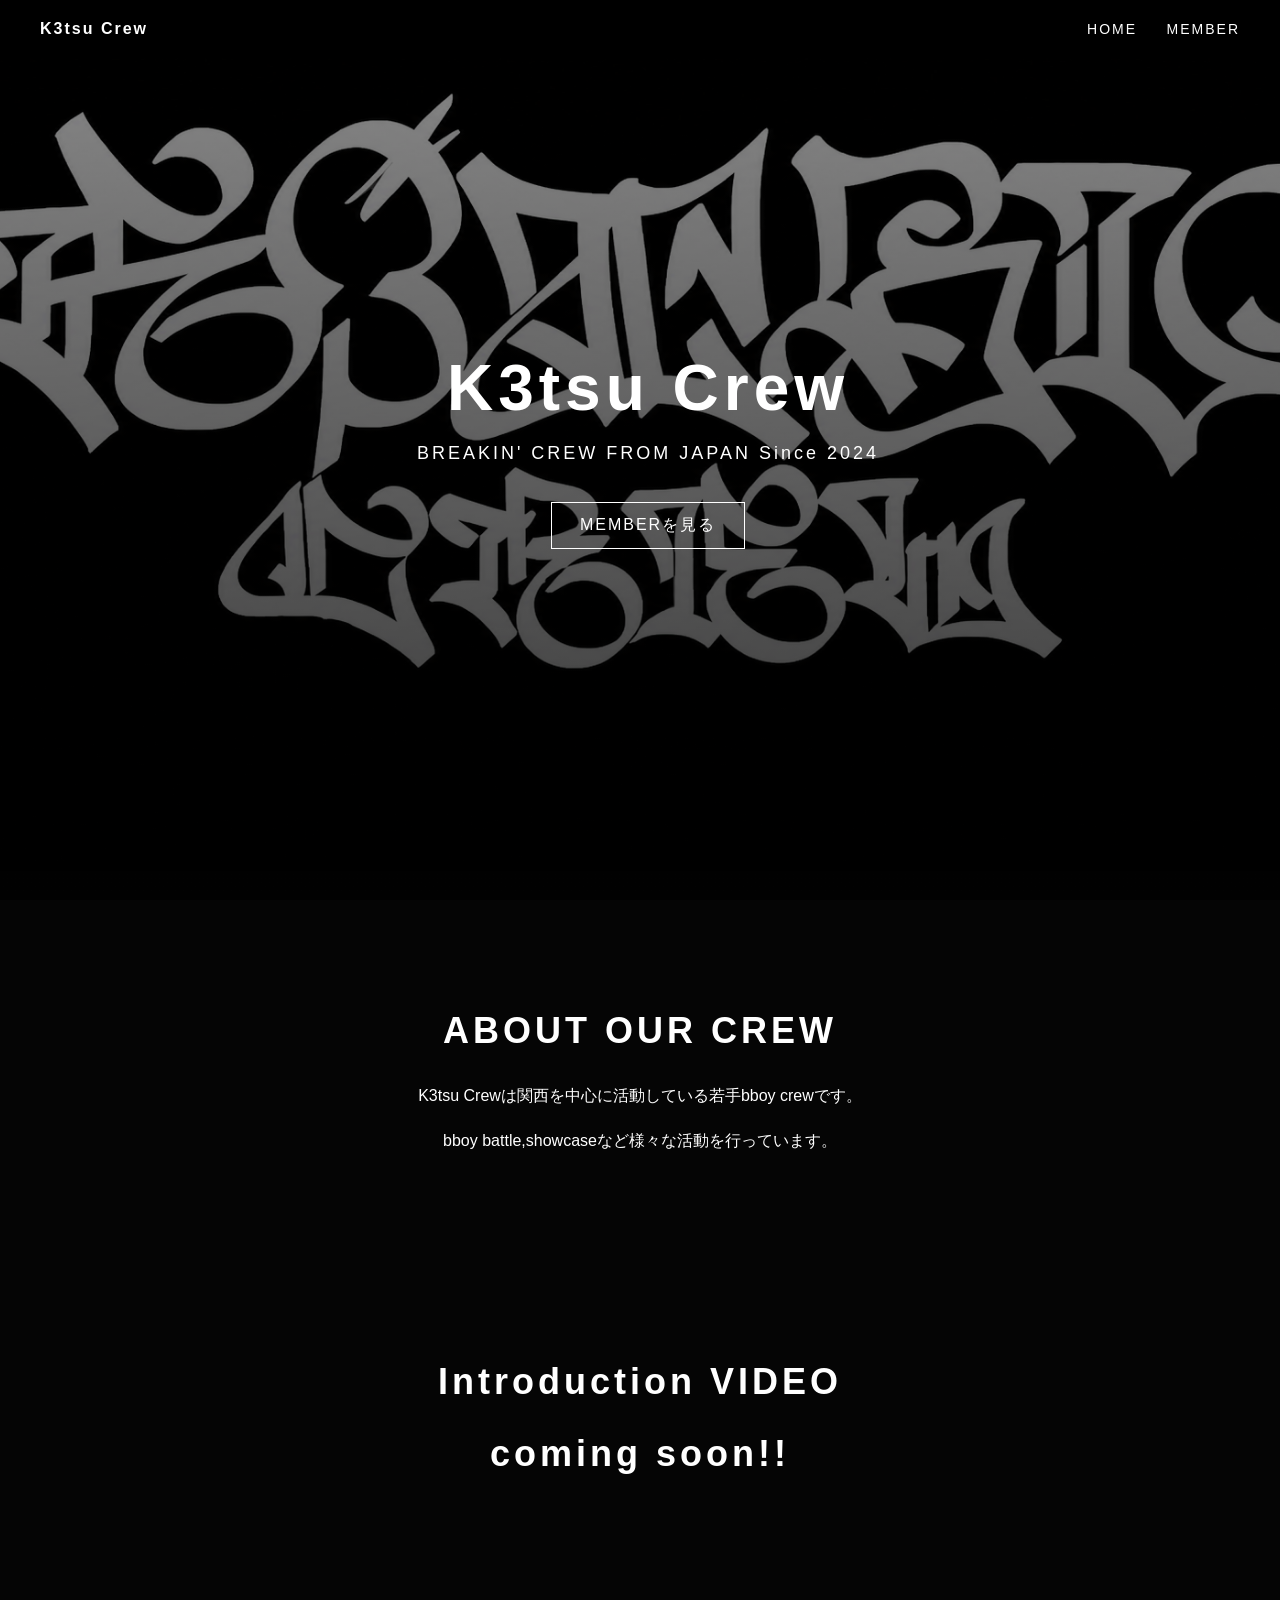
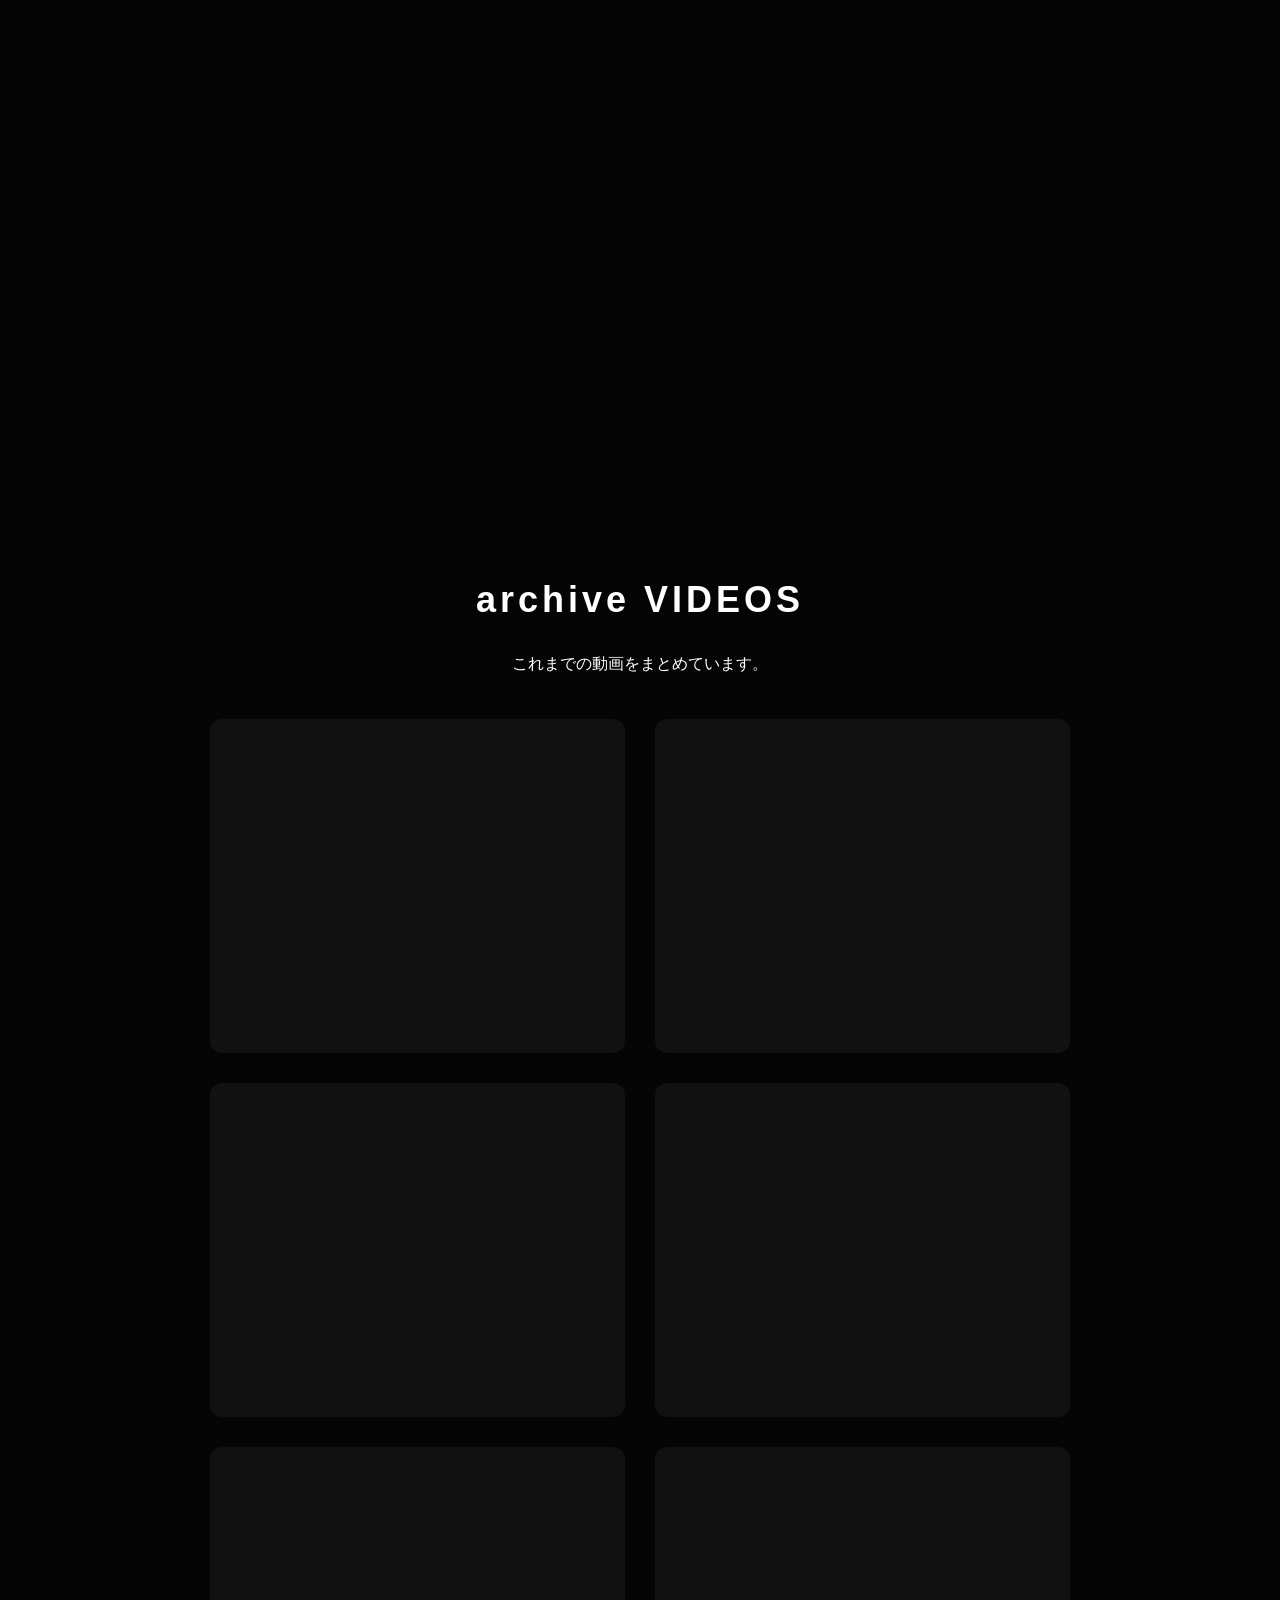
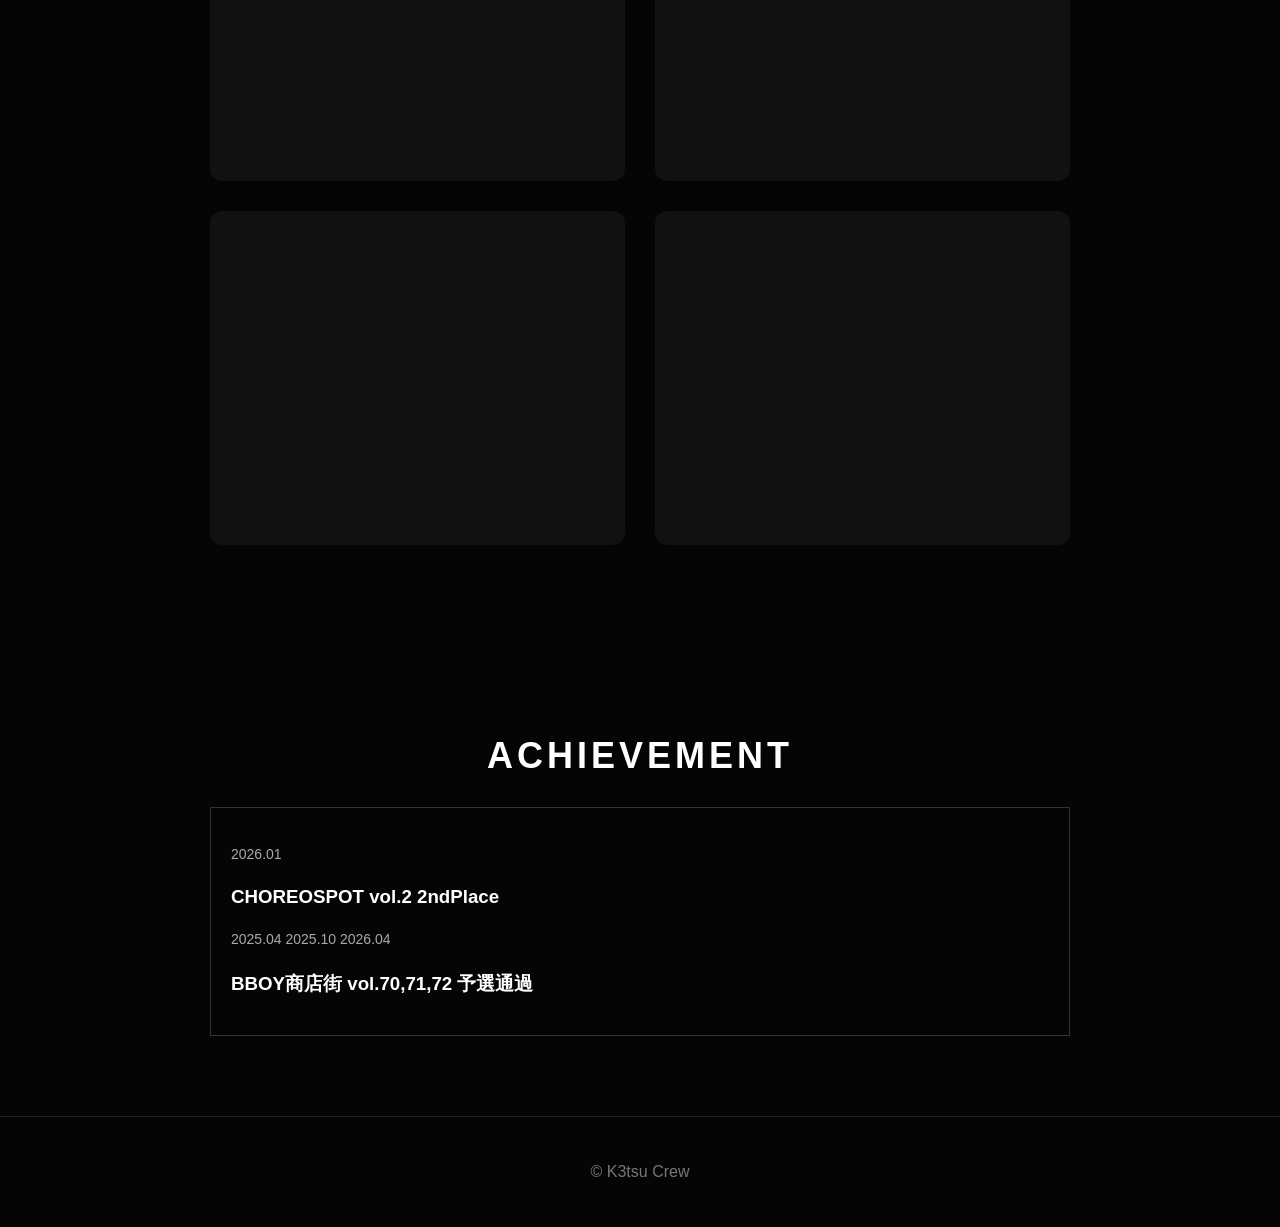
<file: index.html>
<!DOCTYPE html>
<html lang="ja">
<head>
  <meta charset="UTF-8">
  <meta name="viewport" content="width=device-width, initial-scale=1.0">
  <title>K3tsu Crew</title>
  <link rel="stylesheet" href="style.css">
</head>

<body>
<!--ヘッダー、タブ生成-->
<header class="header">
    <div class="logo">
        <a >
            K3tsu Crew
          </a>
        <div class="logo"></div>
      </div>
  <nav>
    <a href="index.html">HOME</a>
    <a href="member.html">MEMBER</a>
  </nav>
</header>

<main>
  <section class="hero">　 <!--hero sectionとはページ最初の大きい目立つエリア-->
    <div class="hero-text">
      <h1>K3tsu Crew</h1>
      <p>BREAKIN' CREW FROM JAPAN Since 2024</p>
      <a href="member.html" class="btn">MEMBERを見る</a>
    </div>
  </section>

  <section class="section">

    <h2>ABOUT OUR CREW</h2>
    <p>
      K3tsu Crewは関西を中心に活動している若手bboy crewです。
    </p>
    <p>
      bboy battle,showcaseなど様々な活動を行っています。
    </p>
  </section>


  <section class="section">
    <h2>Introduction VIDEO</h2>
    <h2>coming soon!!</h2>
    <div class="video-box">
      <iframe src="https://www.youtube.com/embed/" allowfullscreen></iframe> <!--動画リンク貼り付け-->
    </div>
  </section>
  
  <section class="section battle-videos">
    <h2>archive VIDEOS</h2>
    <p>これまでの動画をまとめています。</p>
  
    <div class="video-list">

        <div class="video-card">
          <iframe
            src="https://www.youtube.com/embed/CEzWe4fVekQ"
            title="YouTube video player"
            allow="accelerometer; autoplay; clipboard-write; encrypted-media; gyroscope; picture-in-picture"
            allowfullscreen>
          </iframe>
        </div>
        
        <div class="video-card">
          <iframe
            src="https://www.youtube.com/embed/nQO6DHDKLRY"
            title="YouTube video player"
            allow="accelerometer; autoplay; clipboard-write; encrypted-media; gyroscope; picture-in-picture"
            allowfullscreen>
          </iframe>
        </div>
        
        <div class="video-card">
          <iframe
            src="https://www.youtube.com/embed/6Lh0ebGqS1k"
            title="YouTube video player"
            allow="accelerometer; autoplay; clipboard-write; encrypted-media; gyroscope; picture-in-picture"
            allowfullscreen>
          </iframe>
        </div>
        
        <div class="video-card">
          <iframe
            src="https://www.youtube.com/embed/ggsRla2lutE"
            title="YouTube video player"
            allow="accelerometer; autoplay; clipboard-write; encrypted-media; gyroscope; picture-in-picture"
            allowfullscreen>
          </iframe>
        </div>
        
        <div class="video-card">
          <iframe
            src="https://www.youtube.com/embed/KzzaUS2wj1w"
            title="YouTube video player"
            allow="accelerometer; autoplay; clipboard-write; encrypted-media; gyroscope; picture-in-picture"
            allowfullscreen>
          </iframe>
        </div>
        
        <div class="video-card">
          <iframe
            src="https://www.youtube.com/embed/ga8CSJEibQI"
            title="YouTube video player"
            allow="accelerometer; autoplay; clipboard-write; encrypted-media; gyroscope; picture-in-picture"
            allowfullscreen>
          </iframe>
        </div>
        
        <div class="video-card">
          <iframe
            src="https://www.youtube.com/embed/4OZ5KRZiQnc"
            title="YouTube video player"
            allow="accelerometer; autoplay; clipboard-write; encrypted-media; gyroscope; picture-in-picture"
            allowfullscreen>
          </iframe>
        </div>

        <div class="video-card">
          <iframe
            src="https://www.youtube.com/embed/XhGt8dUkCmY"
            title="YouTube video player"
            allow="accelerometer; autoplay; clipboard-write; encrypted-media; gyroscope; picture-in-picture"
            allowfullscreen>
          </iframe>
        </div>
      
    </div>
  </section>

  <section class="section">
    <h2>ACHIEVEMENT</h2>
      <div class="news-card">
        <p class="date">2026.01</p>
        <h3>CHOREOSPOT vol.2   2ndPlace</h3> 
        <p class="date">2025.04 2025.10  2026.04</p>
        <h3>BBOY商店街 vol.70,71,72  予選通過</h3>
      </div>
    </div>
  </section>
</main>

<footer>
  <p>© K3tsu Crew</p>
</footer>

</body>
</html>
</file>
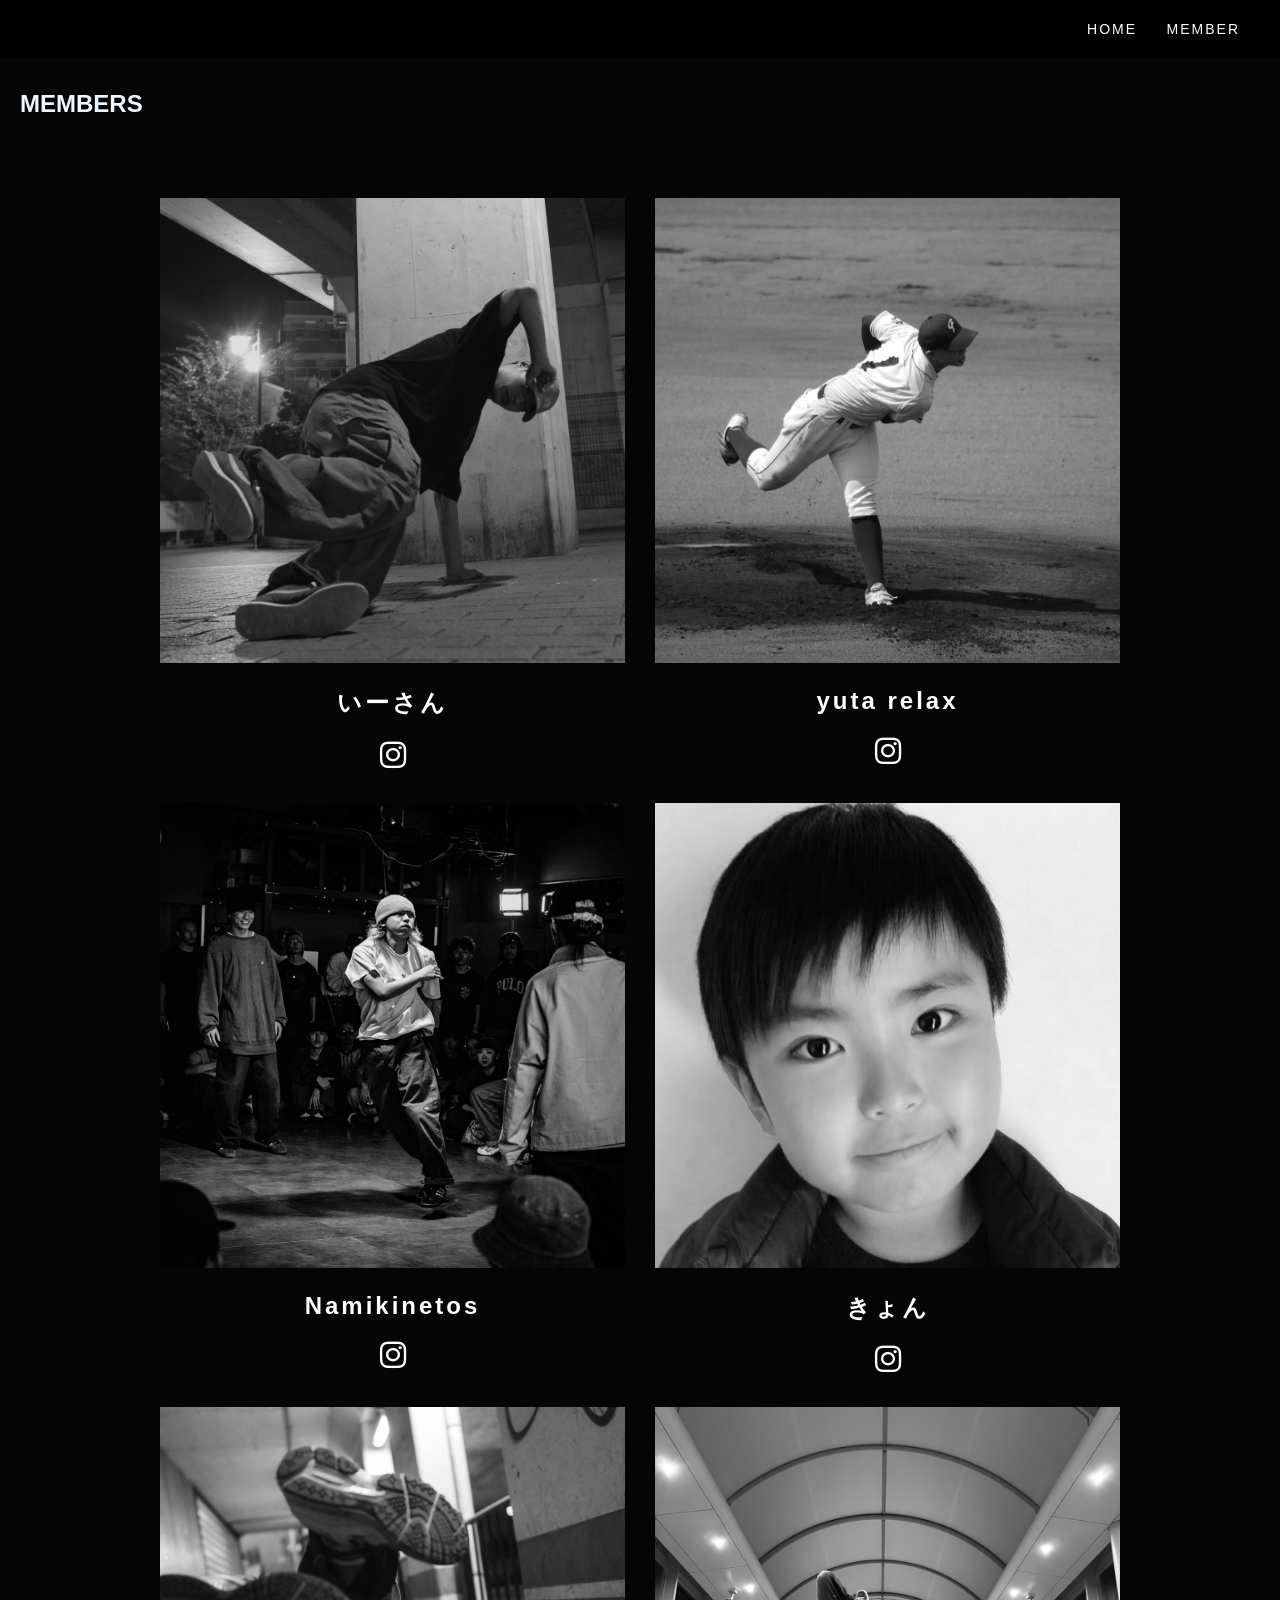
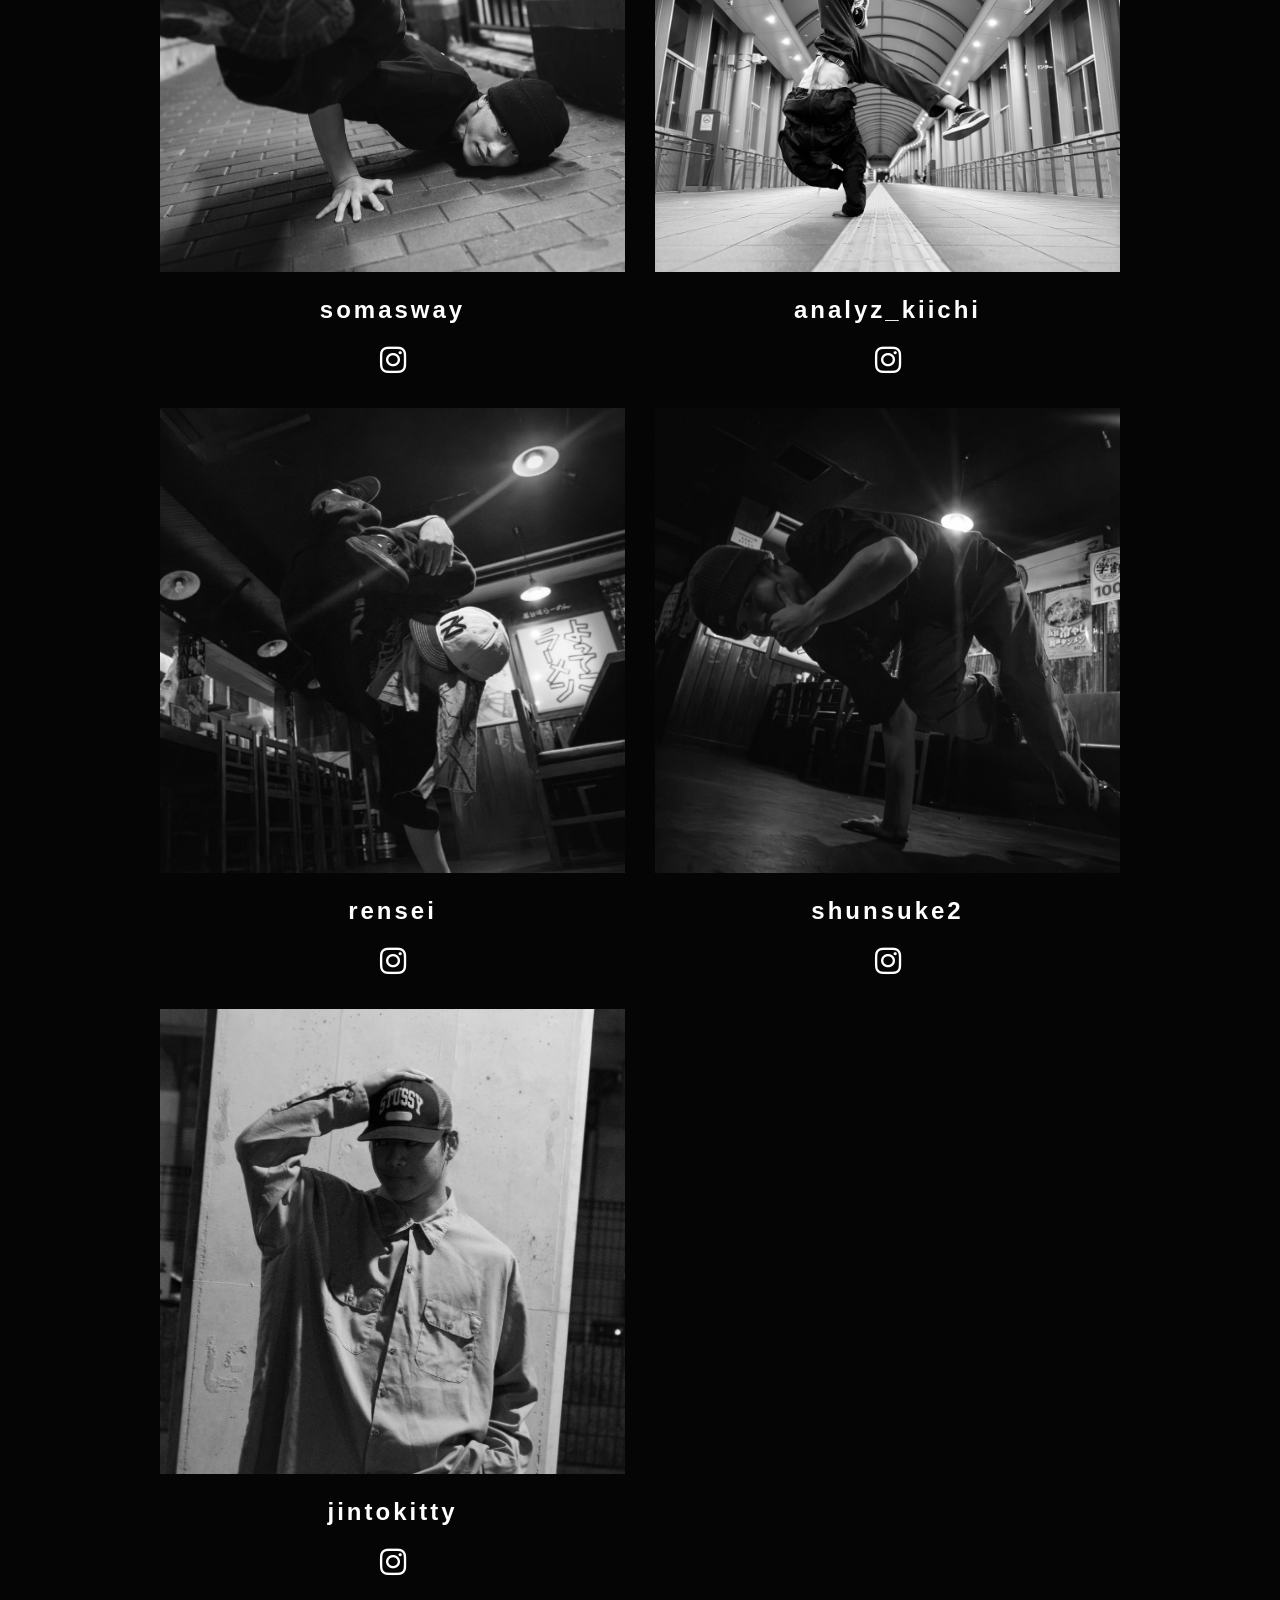
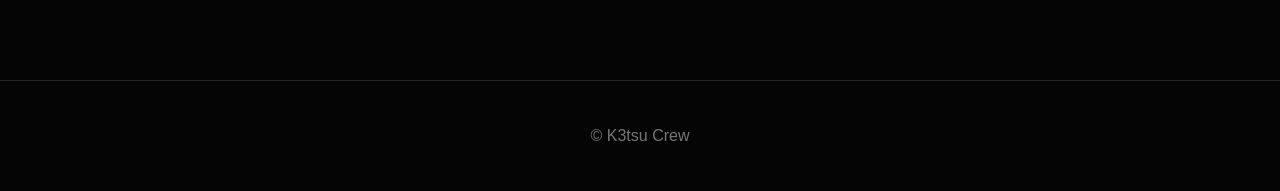
<file: member.html>
<!DOCTYPE html>
<html lang="ja">

<head>
  <meta charset="UTF-8">
  <meta name="viewport" content="width=device-width, initial-scale=1.0">
  <title>MEMBER | K3tsu Crew</title>
  <link rel="stylesheet" href="style.css">
  <link rel="stylesheet"
href="https://cdnjs.cloudflare.com/ajax/libs/font-awesome/6.5.1/css/all.min.css">
</head>
</head>

<body>

<header class="header">
  <a href="index.html" class="logo"></a>

  <nav>
    <a href="index.html">HOME</a>
    <a href="member.html">MEMBER</a>
  </nav>
</header>

<main>

  <section class="member-page-title">
    <h1>MEMBERS</h1>
  </section>

  <section class="member-grid">

    <div class="member-card"> <!--今井一誠-->
        <a href="member/i-san.html">
          <img src="images/member/i-san.jpg" alt="いーさん">
       </a>     
        <div class="member-name">
         <h2>いーさん</h2>
            <a href="https://www.instagram.com/issei1396/"
             target="_blank"
             class="insta-link">
            <i class="fa-brands fa-instagram"></i>
       </a>
         </div>
    </div>

    <div class="member-card"> <!--榎本ゆうた-->
        <a href="member/yuta.html">
          <img src="images/member/yuta.jpg" alt="yuta relax">
       </a>     
        <div class="member-name">
         <h2>yuta relax</h2>
            <a href="https://www.instagram.com/yutarelax/"
             target="_blank"
             class="insta-link">
            <i class="fa-brands fa-instagram"></i>
       </a>
         </div>
    </div>

    <div class="member-card"> <!--杉山波輝-->
        <a href="member/namiki.html">
          <img src="images/member/namiki.jpg" alt="namiki">
       </a>     
        <div class="member-name">
         <h2>Namikinetos</h2>
            <a href="https://www.instagram.com/namiki_is_k3tsunist/"
             target="_blank"
             class="insta-link">
            <i class="fa-brands fa-instagram"></i>
       </a>
         </div>
    </div>

    <div class="member-card"> <!--きょん-->
        <a href="member/kyon.html">
          <img src="images/member/kyon.jpg" alt="きょん">
       </a>     
        <div class="member-name">
         <h2>きょん</h2>
            <a href="https://www.instagram.com/kyon323k3tsu/"
             target="_blank"
             class="insta-link">
            <i class="fa-brands fa-instagram"></i>
       </a>
         </div>
    </div>

    <div class="member-card"> <!--そま-->
        <a href="member/soma.html">
          <img src="images/member/soma.jpg" alt="somasway">
       </a>     
        <div class="member-name">
         <h2>somasway</h2>
            <a href="https://www.instagram.com/somasway/"
             target="_blank"
             class="insta-link">
            <i class="fa-brands fa-instagram"></i>
       </a>
         </div>
    </div>

    <div class="member-card"> <!--きいち-->
        <a href="member/kiichi.html">
          <img src="images/member/kiichi.jpg" alt="analyz_kiichi">
       </a>     
        <div class="member-name">
         <h2>analyz_kiichi</h2>
            <a href="https://www.instagram.com/analyz_kiichi/"
             target="_blank"
             class="insta-link">
            <i class="fa-brands fa-instagram"></i>
       </a>
         </div>
    </div>

    <div class="member-card"> <!--れんせいくん-->
        <a href="member/rensei.html">
          <img src="images/member/rensei.jpg" alt="rensei">
       </a>     
        <div class="member-name">
         <h2>rensei</h2>
            <a href="https://www.instagram.com/lotus___bboy138/"
             target="_blank"
             class="insta-link">
            <i class="fa-brands fa-instagram"></i>
       </a>
         </div>
    </div>

    <div class="member-card"> <!--俊介-->
        <a href="member/shunsuke.html">
          <img src="images/member/shunsuke.jpg" alt="shunsuke2">
       </a>     
        <div class="member-name">
         <h2>shunsuke2</h2>
            <a href="https://www.instagram.com/shunsuk32/"
             target="_blank"
             class="insta-link">
            <i class="fa-brands fa-instagram"></i>
       </a>
         </div>
    </div>

    <div class="member-card"> <!--じんと-->
        <a href="member/jintkitty.html">
          <img src="images/member/jinto.jpg" alt="jintokitty">
       </a>     
        <div class="member-name">
         <h2>jintokitty</h2>
            <a href="https://www.instagram.com/jintokitty/"
             target="_blank"
             class="insta-link">
            <i class="fa-brands fa-instagram"></i>
       </a>
         </div>
    </div>

  </section>

</main>

<footer>
  <p>© K3tsu Crew</p>
</footer>

</body>
</html>
</file>
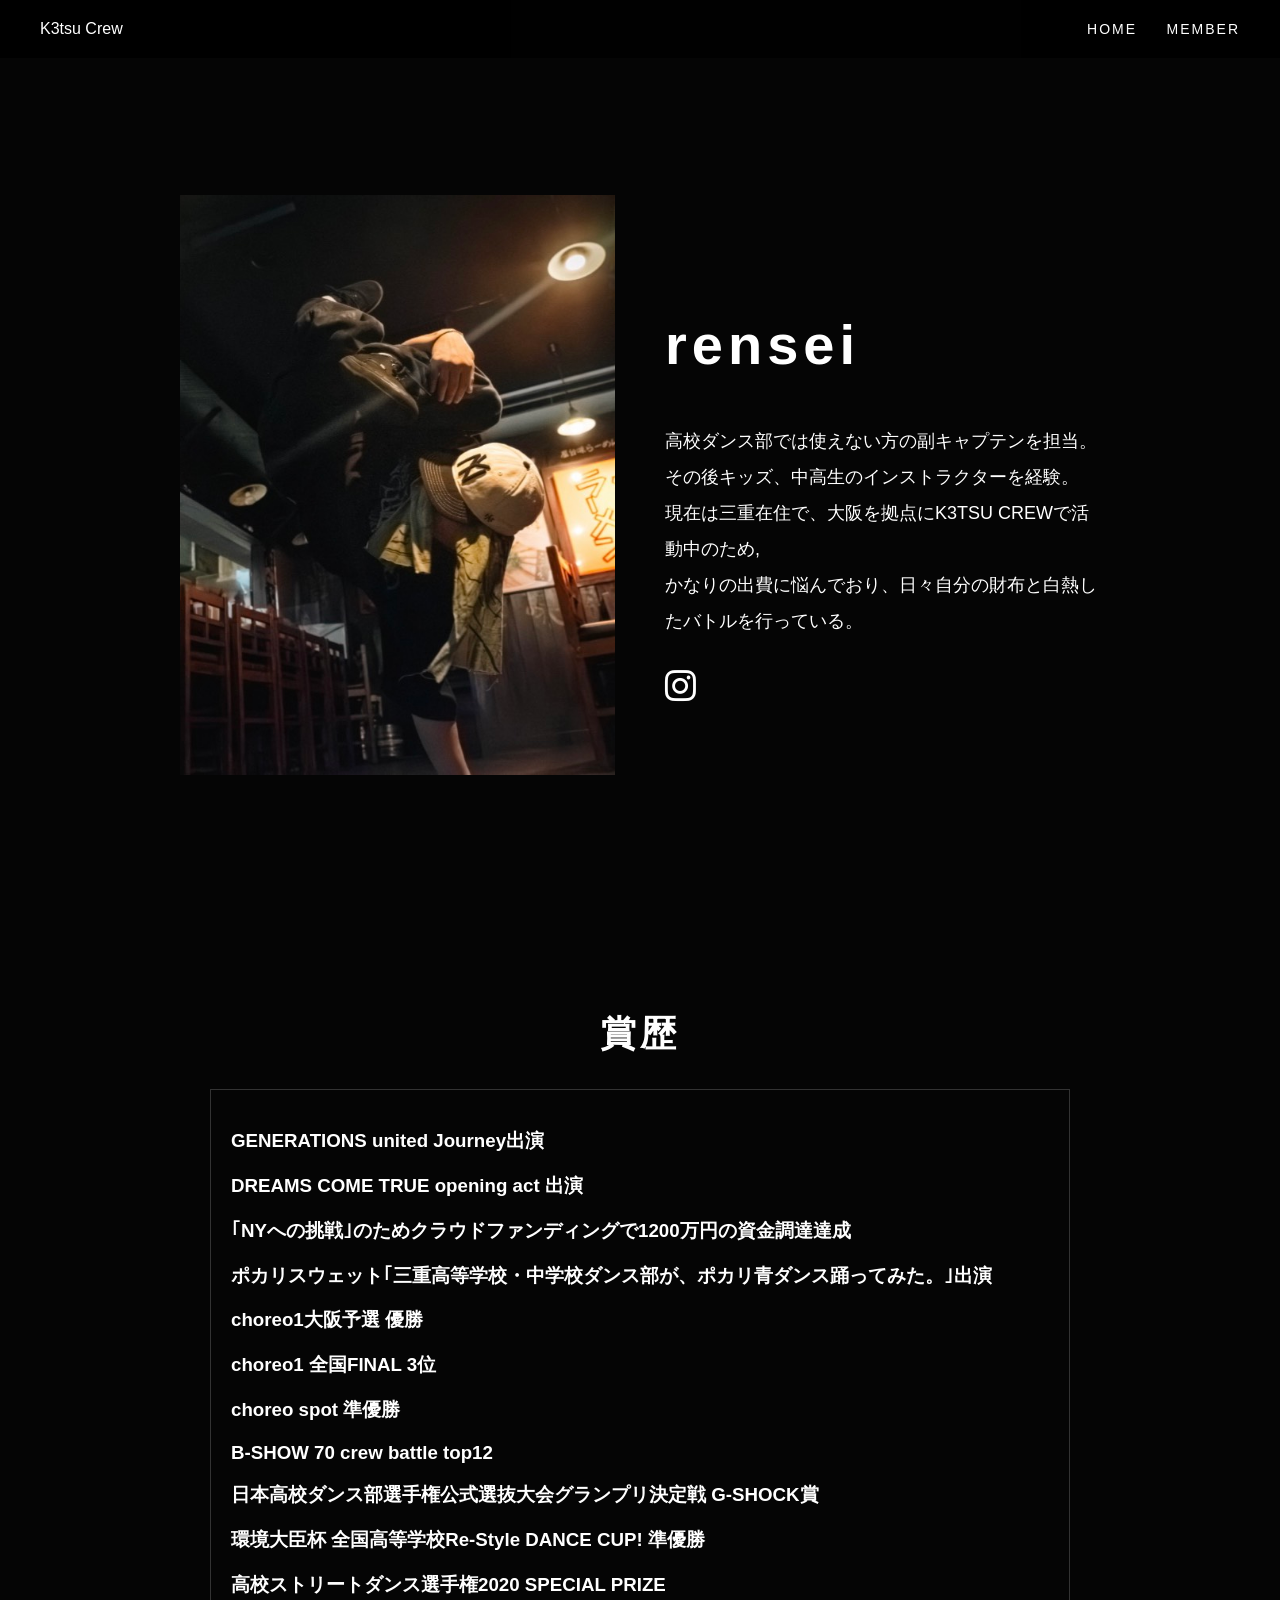
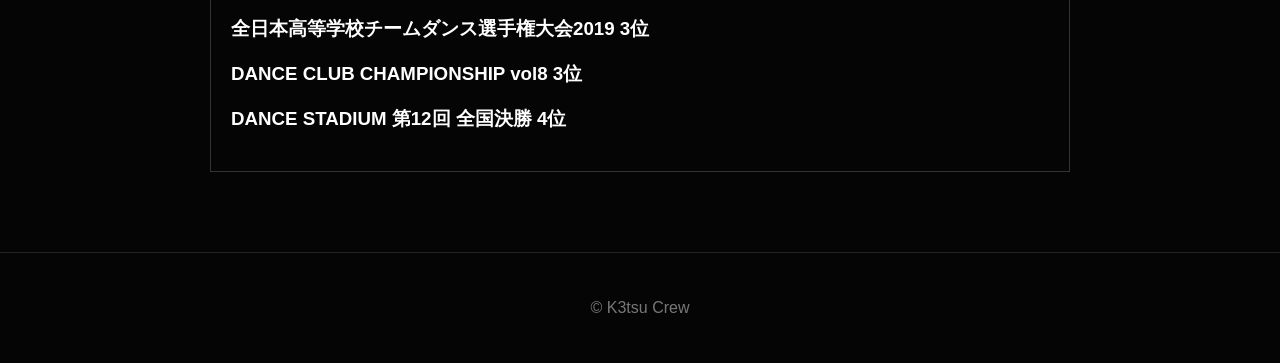
<file: rensei.html>
<head>
    <meta charset="UTF-8">
    <meta name="viewport" content="width=device-width, initial-scale=1.0">
  
    <title>rensei | K3tsu Crew</title>
  
    <link rel="stylesheet" href="../style.css">
  
    <link rel="stylesheet"
    href="https://cdnjs.cloudflare.com/ajax/libs/font-awesome/6.5.1/css/all.min.css">
  </head>
  
  <body>
  
  <header class="header">
  
    <a>K3tsu Crew</a>
  
    <nav>
      <a href="../index.html">HOME</a>
      <a href="../member.html">MEMBER</a>
    </nav>
  
  </header>
  
  <main>
  
    <section class="profile-section">
  
      <div class="profile-image">
  
        <img src="../images/member/rensei.jpg" alt="rensei">
  
      </div>
  
      <div class="profile-text">
  
        <h1>
          rensei
        </h1>
  
        <p class="profile-description">
            高校ダンス部では使えない方の副キャプテンを担当。<br>
            その後キッズ、中高生のインストラクターを経験。<br>
            現在は三重在住で、大阪を拠点にK3TSU CREWで活動中のため,<br>
            かなりの出費に悩んでおり、日々自分の財布と白熱したバトルを行っている。
        </p>
  
        <div class="profile-sns">
  
          <a href="https://www.instagram.com/lotus___bboy138/"
             target="_blank">
  
            <i class="fa-brands fa-instagram"></i>
          </a>
        </div>
      </div>
    </section>
  
    <section class="section">
      <h2>賞歴</h2>
        <div class="news-card">
          <h3>GENERATIONS united Journey出演</h3> 
          <h3>DREAMS COME TRUE opening act 出演</h3>
          <h3>｢NYへの挑戦｣のためクラウドファンディングで1200万円の資金調達達成</h3>
          <h3>ポカリスウェット｢三重高等学校・中学校ダンス部が、ポカリ青ダンス踊ってみた。｣出演</h3>
          <h3>choreo1大阪予選 優勝</h3>
          <h3>choreo1 全国FINAL 3位</h3>
          <h3>choreo spot 準優勝</h3>
          <h3>B-SHOW 70 crew battle top12</h3>
          <h3>日本高校ダンス部選手権公式選抜大会グランプリ決定戦 G-SHOCK賞</h3>
          <h3>環境大臣杯 全国高等学校Re-Style DANCE CUP! 準優勝</h3>
          <h3>高校ストリートダンス選手権2020 SPECIAL PRIZE</h3>
          <h3>全日本高等学校チームダンス選手権大会2019 3位</h3>
          <h3>DANCE CLUB CHAMPIONSHIP vol8 3位</h3>
          <h3>DANCE STADIUM 第12回 全国決勝 4位</h3>

        </div>
      </div>
    </section>
  
  </main>
  <footer>
    <p>© K3tsu Crew</p>
  </footer>
  
  </body>
  </html>
</file>
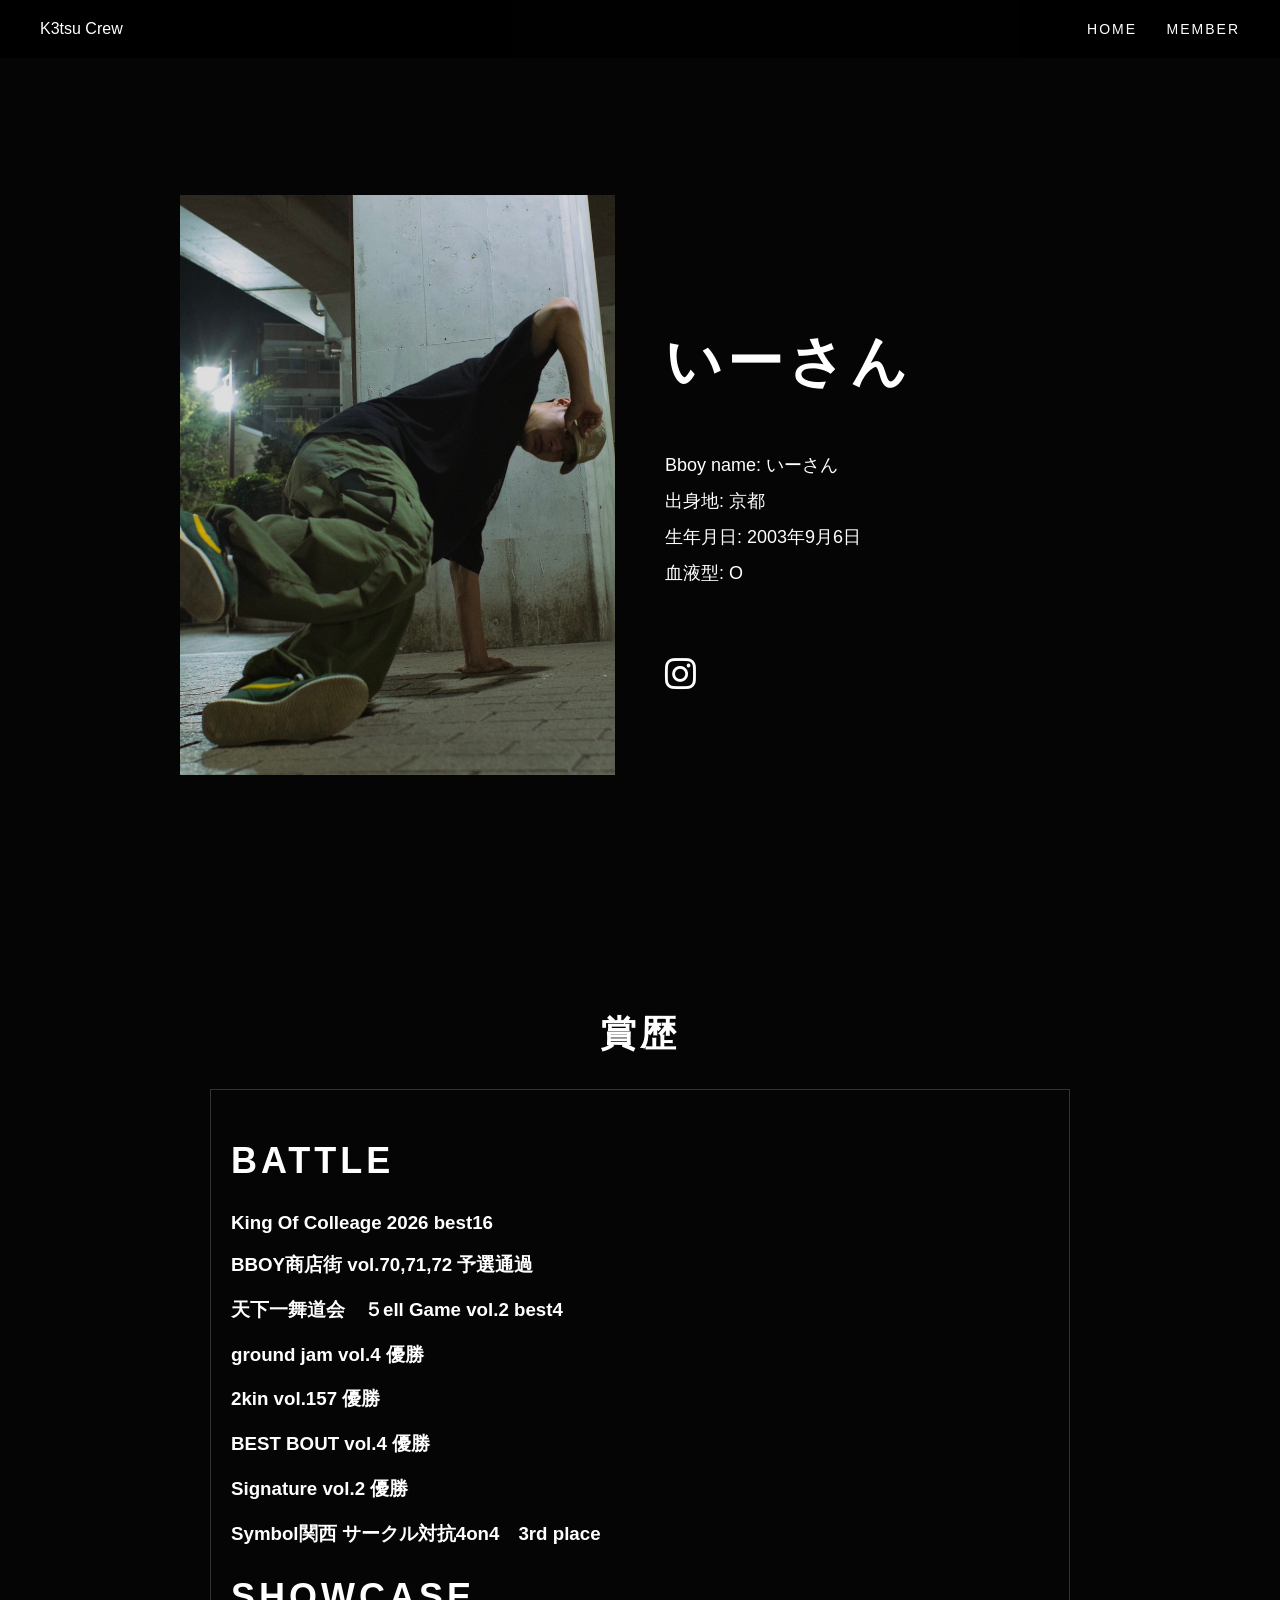
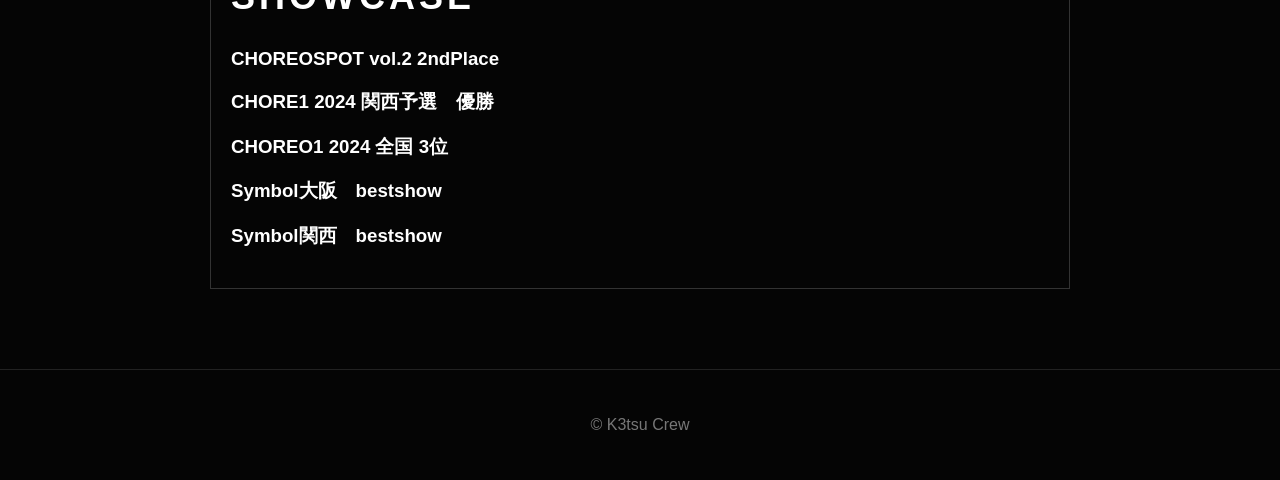
<file: member/i-san.html>
<head>
  <meta charset="UTF-8">
  <meta name="viewport" content="width=device-width, initial-scale=1.0">

  <title>いーさん | K3tsu Crew</title>

  <link rel="stylesheet" href="../style.css">

  <link rel="stylesheet"
  href="https://cdnjs.cloudflare.com/ajax/libs/font-awesome/6.5.1/css/all.min.css">
</head>

<body>

<header class="header">

  <a>K3tsu Crew</a>

  <nav>
    <a href="../index.html">HOME</a>
    <a href="../member.html">MEMBER</a>
  </nav>

</header>

<main>

  <section class="profile-section">

    <div class="profile-image">

      <img src="../images/member/i-san.jpg" alt="いーさん">

    </div>

    <div class="profile-text">

      <h1>
        いーさん
      </h1>

      <p class="profile-description">
        Bboy name: いーさん<br>
        出身地: 京都<br>
        生年月日: 2003年9月6日<br>
        血液型: O<br>

        <br>
        
      </p>

      <div class="profile-sns">

        <a href="https://instagram.com/issei1396"
           target="_blank">

          <i class="fa-brands fa-instagram"></i>
        </a>
      </div>
    </div>
  </section>

  <section class="section">
    <h2>賞歴</h2>
      <div class="news-card">
      <h2>BATTLE</h2>
        <h3>King Of Colleage 2026 best16</h3> 
        <h3>BBOY商店街 vol.70,71,72  予選通過</h3>
        <h3>天下一舞道会　５ell Game vol.2  best4</h3>
        <h3>ground jam vol.4  優勝</h3>
        <h3>2kin vol.157  優勝</h3>
        <h3>BEST BOUT vol.4  優勝</h3>
        <h3>Signature vol.2 優勝</h3>
        <h3>Symbol関西 サークル対抗4on4　3rd place</h3>
      <h2>SHOWCASE</h2>
        <h3>CHOREOSPOT vol.2   2ndPlace</h3>
        <h3>CHORE1 2024 関西予選　優勝</h3>
        <h3>CHOREO1 2024 全国 3位</h3>
        <h3>Symbol大阪　bestshow</h3>
        <h3>Symbol関西　bestshow</h3>
      
      </div>
    </div>
  </section>

</main>
<footer>
  <p>© K3tsu Crew</p>
</footer>

</body>
</html>
</file>
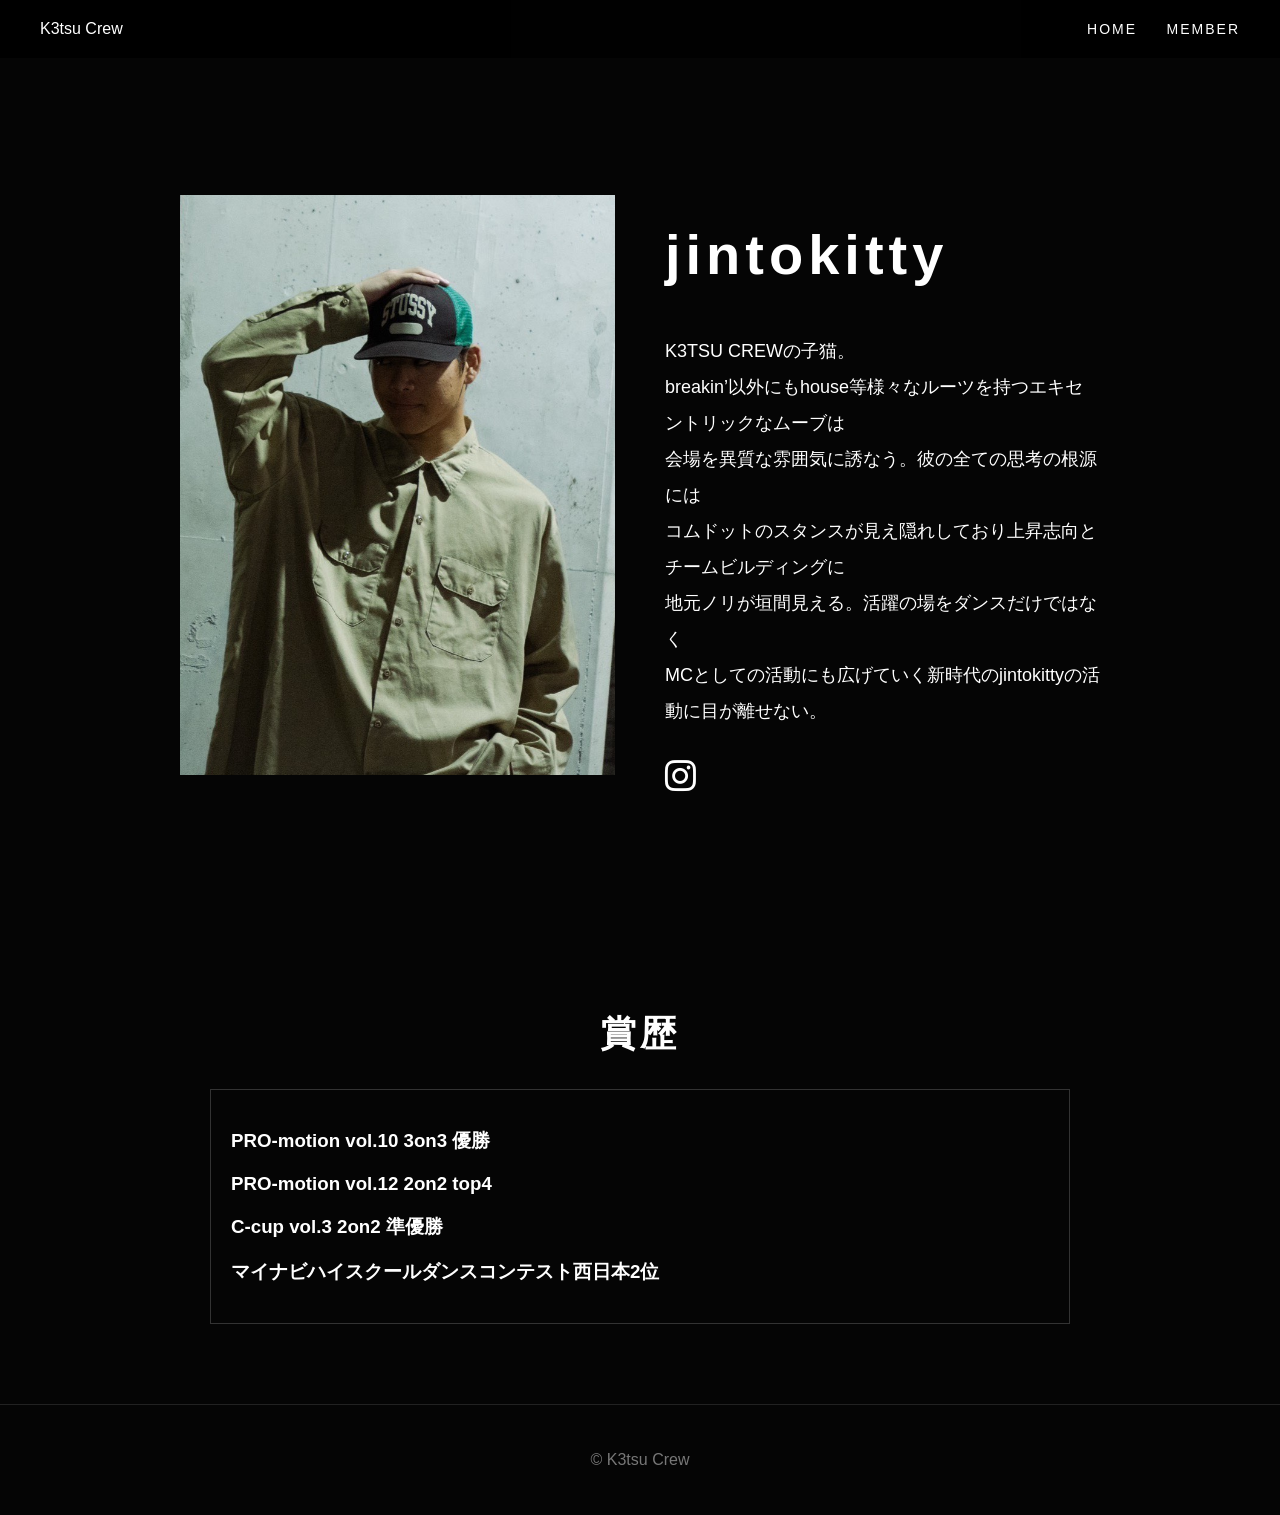
<file: member/jintkitty.html>
<head>
    <meta charset="UTF-8">
    <meta name="viewport" content="width=device-width, initial-scale=1.0">
  
    <title>jintokitty | K3tsu Crew</title>
  
    <link rel="stylesheet" href="../style.css">
  
    <link rel="stylesheet"
    href="https://cdnjs.cloudflare.com/ajax/libs/font-awesome/6.5.1/css/all.min.css">
  </head>
  
  <body>
  
  <header class="header">
  
    <a>K3tsu Crew</a>
  
    <nav>
      <a href="../index.html">HOME</a>
      <a href="../member.html">MEMBER</a>
    </nav>
  
  </header>
  
  <main>
  
    <section class="profile-section">
  
      <div class="profile-image">
  
        <img src="../images/member/jinto.jpg" alt="jintokitty">
  
      </div>
  
      <div class="profile-text">
  
        <h1>
          jintokitty
        </h1>
  
        <p class="profile-description">
            K3TSU CREWの子猫。<br>
            breakin’以外にもhouse等様々なルーツを持つエキセントリックなムーブは<br>
            会場を異質な雰囲気に誘なう。彼の全ての思考の根源には<br>
            コムドットのスタンスが見え隠れしており上昇志向とチームビルディングに<br>
            地元ノリが垣間見える。活躍の場をダンスだけではなく<br>
            MCとしての活動にも広げていく新時代のjintokittyの活動に目が離せない。

        </p>
  
        <div class="profile-sns">
  
          <a href="https://www.instagram.com/jintokitty/"
             target="_blank">
  
            <i class="fa-brands fa-instagram"></i>
          </a>
        </div>
      </div>
    </section>
  
    <section class="section">
      <h2>賞歴</h2>
        <div class="news-card">
          <h3>PRO-motion vol.10 3on3 優勝</h3> 
          <h3>PRO-motion vol.12 2on2 top4</h3>
          <h3>C-cup vol.3 2on2 準優勝</h3>
          <h3>マイナビハイスクールダンスコンテスト西日本2位</h3>
        </div>
      </div>
    </section>
  
  </main>
  <footer>
    <p>© K3tsu Crew</p>
  </footer>
  
  </body>
  </html>
</file>
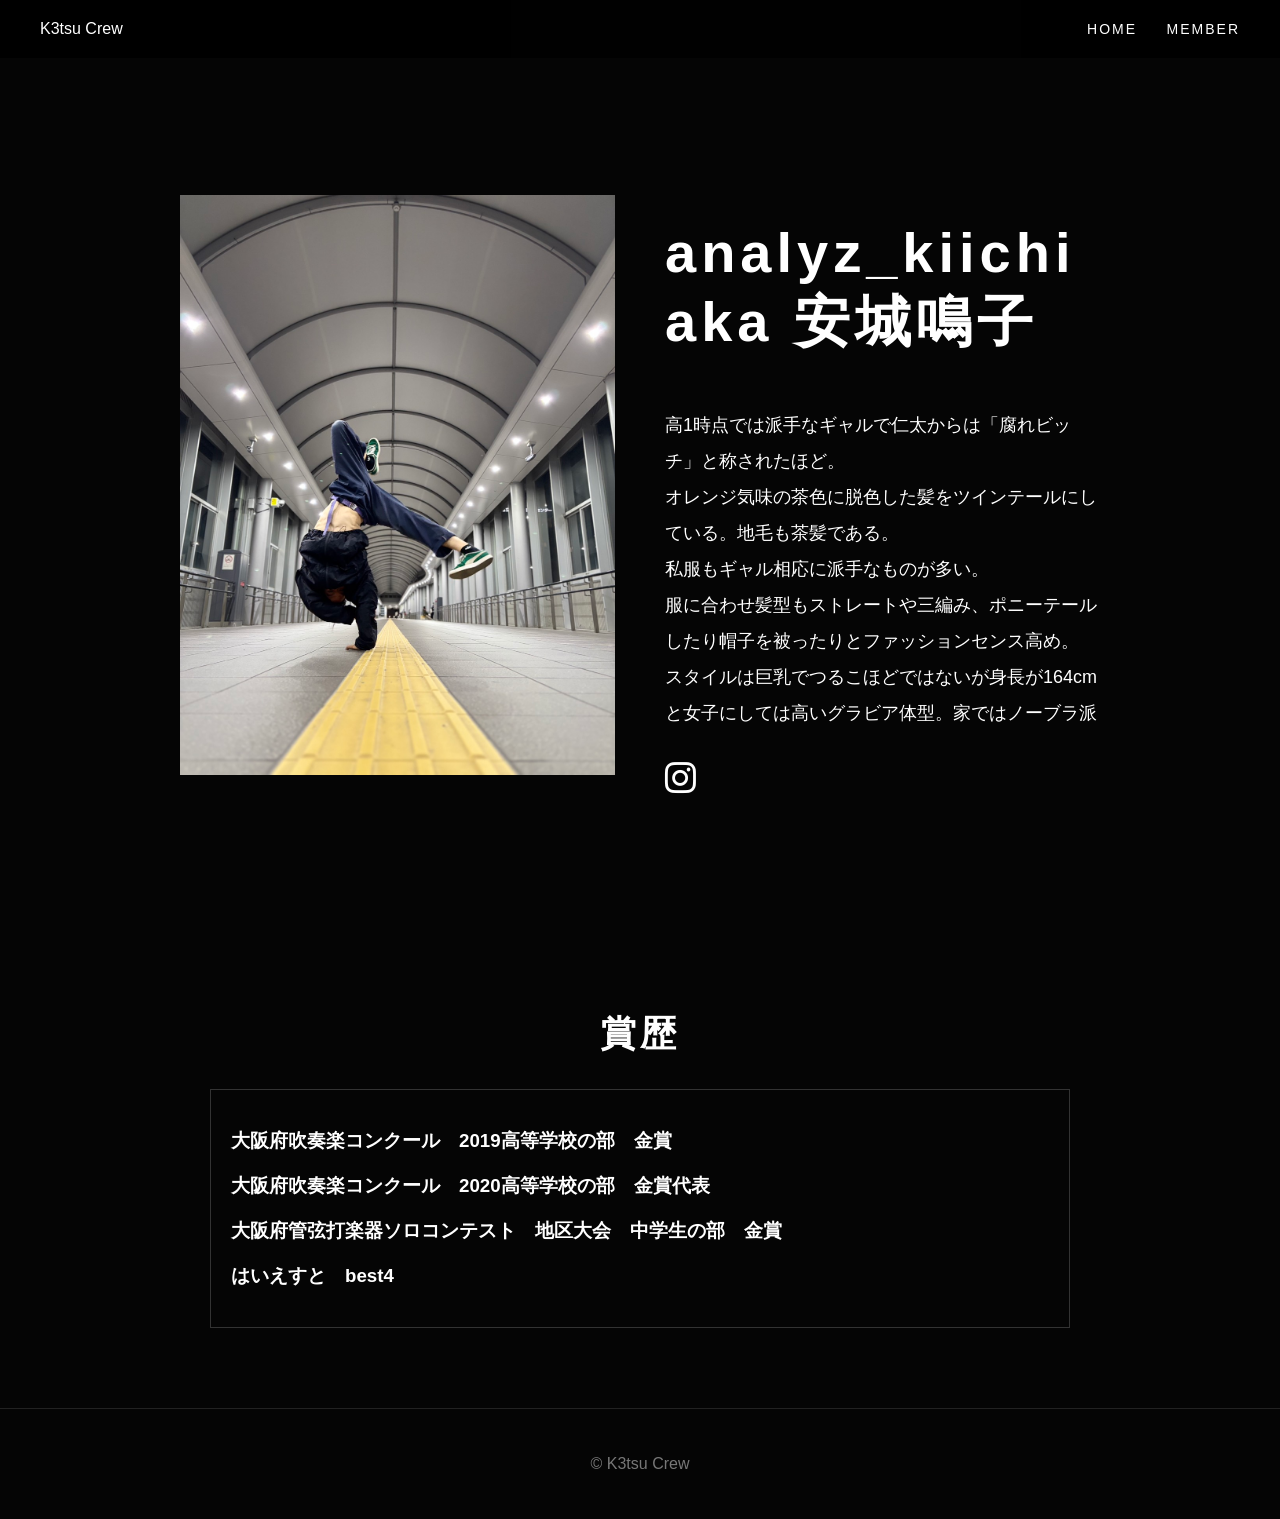
<file: member/kiichi.html>
<head>
    <meta charset="UTF-8">
    <meta name="viewport" content="width=device-width, initial-scale=1.0">
  
    <title>analyz_kiichi | K3tsu Crew</title>
  
    <link rel="stylesheet" href="../style.css">
  
    <link rel="stylesheet"
    href="https://cdnjs.cloudflare.com/ajax/libs/font-awesome/6.5.1/css/all.min.css">
  </head>
  
  <body>
  
  <header class="header">
  
    <a>K3tsu Crew</a>
  
    <nav>
      <a href="../index.html">HOME</a>
      <a href="../member.html">MEMBER</a>
    </nav>
  
  </header>
  
  <main>
  
    <section class="profile-section">
  
      <div class="profile-image">
  
        <img src="../images/member/kiichi.jpg" alt="kiichi">
  
      </div>
  
      <div class="profile-text">
  
        <h1>
          analyz_kiichi aka 安城鳴子
        </h1>
  
        <p class="profile-description">
            高1時点では派手なギャルで仁太からは「腐れビッチ」と称されたほど。<br>
            オレンジ気味の茶色に脱色した髪をツインテールにしている。地毛も茶髪である。<br>
            私服もギャル相応に派手なものが多い。<br>
            服に合わせ髪型もストレートや三編み、ポニーテールしたり帽子を被ったりとファッションセンス高め。<br>
            スタイルは巨乳でつるこほどではないが身長が164cmと女子にしては高いグラビア体型。家ではノーブラ派<br>
        </p>
  
        <div class="profile-sns">
  
          <a href="https://www.instagram.com/analyz_kiichi/"
             target="_blank">
  
            <i class="fa-brands fa-instagram"></i>
          </a>
        </div>
      </div>
    </section>
  
    <section class="section">
      <h2>賞歴</h2>
        <div class="news-card">
          <h3>大阪府吹奏楽コンクール　2019高等学校の部　金賞</h3> 
          <h3>大阪府吹奏楽コンクール　2020高等学校の部　金賞代表</h3>
          <h3>大阪府管弦打楽器ソロコンテスト　地区大会　中学生の部　金賞</h3>
          <h3>はいえすと　best4</h3>
        </div>
      </div>
    </section>
  
  </main>
  <footer>
    <p>© K3tsu Crew</p>
  </footer>
  
  </body>
  </html>
</file>
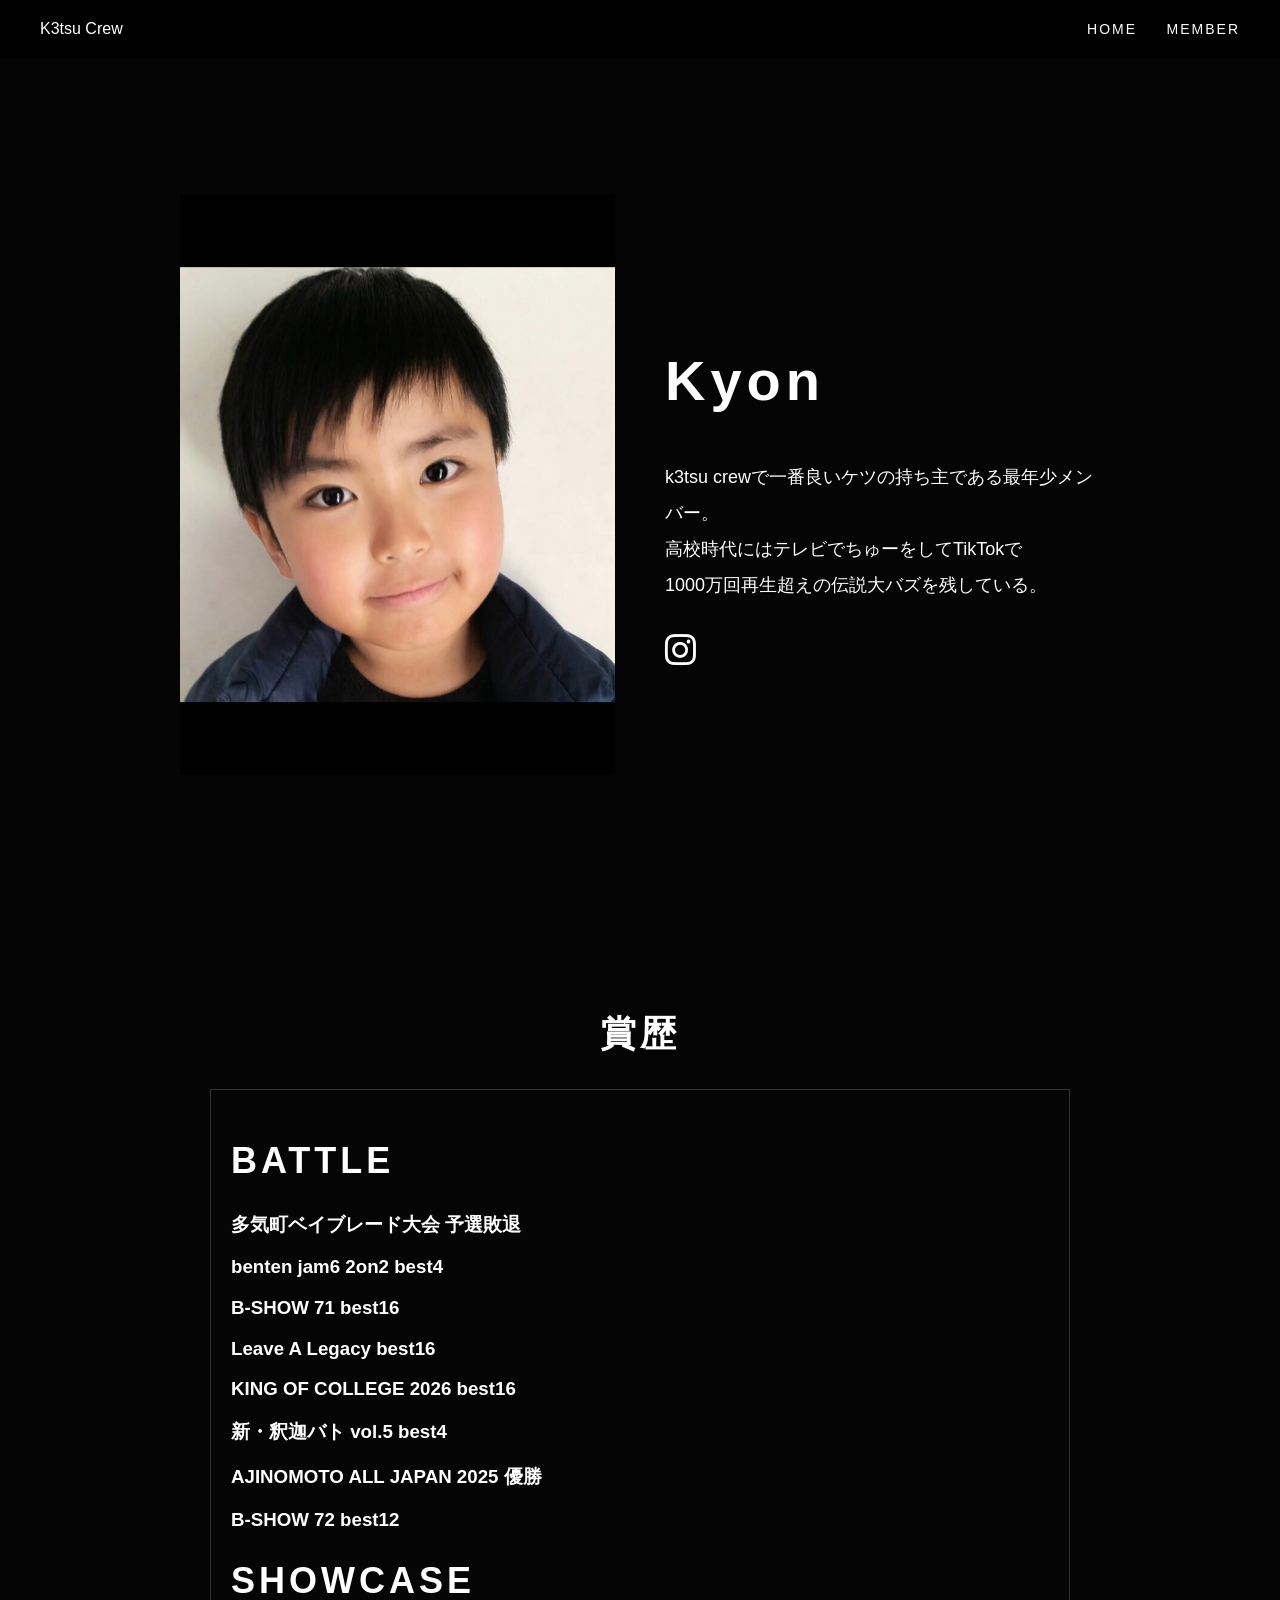
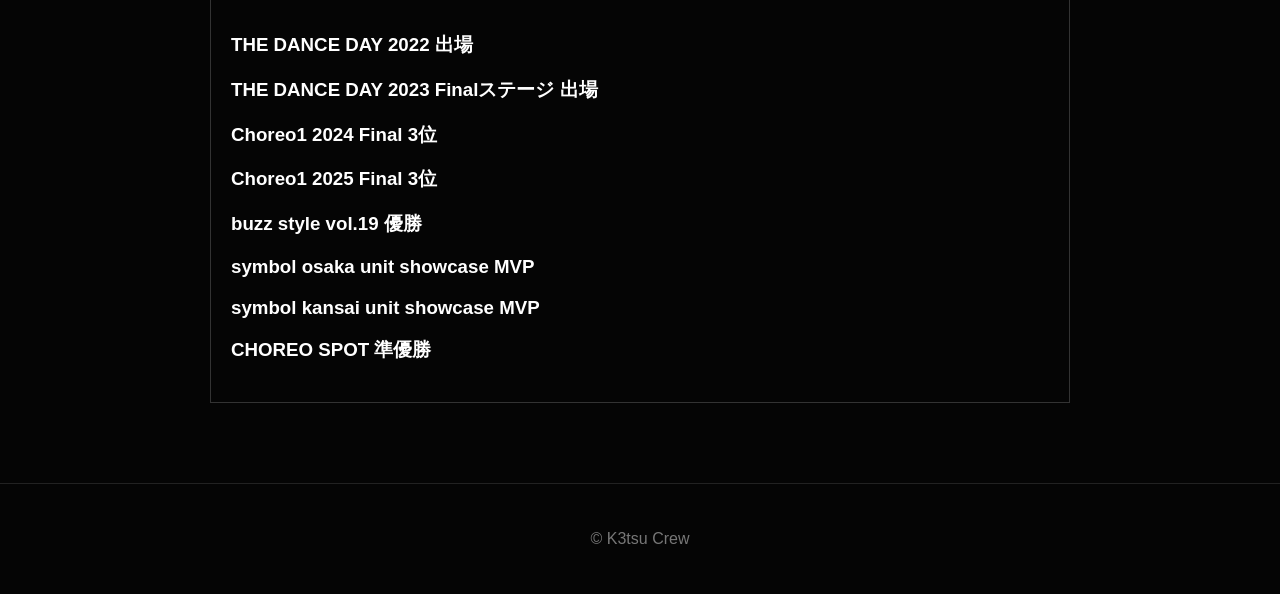
<file: member/kyon.html>
<head>
    <meta charset="UTF-8">
    <meta name="viewport" content="width=device-width, initial-scale=1.0">
  
    <title>Kyon | K3tsu Crew</title>
  
    <link rel="stylesheet" href="../style.css">
  
    <link rel="stylesheet"
    href="https://cdnjs.cloudflare.com/ajax/libs/font-awesome/6.5.1/css/all.min.css">
  </head>
  
  <body>
  
  <header class="header">
  
    <a>K3tsu Crew</a>
  
    <nav>
      <a href="../index.html">HOME</a>
      <a href="../member.html">MEMBER</a>
    </nav>
  
  </header>
  
  <main>
  
    <section class="profile-section">
  
      <div class="profile-image">
  
        <img src="../images/member/kyon.jpg" alt="kyon">
  
      </div>
  
      <div class="profile-text">
  
        <h1>
          Kyon
        </h1>
  
        <p class="profile-description">
            k3tsu crewで一番良いケツの持ち主である最年少メンバー。<br>
            高校時代にはテレビでちゅーをしてTikTokで<br>
            1000万回再生超えの伝説大バズを残している。
        </p>
  
        <div class="profile-sns">
  
          <a href="https://www.instagram.com/kyon323k3tsu/"
             target="_blank">
  
            <i class="fa-brands fa-instagram"></i>
          </a>
        </div>
      </div>
    </section>
  
    <section class="section">
      <h2>賞歴</h2>
        <div class="news-card">
            <h2>BATTLE</h2>
          <h3>多気町ベイブレード大会 予選敗退</h3> 
          <h3>benten jam6 2on2 best4</h3>
          <h3>B-SHOW 71 best16</h3>
          <h3>Leave A Legacy best16</h3>
          <h3>KING OF COLLEGE 2026 best16</h3>
          <h3>新・釈迦バト vol.5 best4</h3>
          <h3>AJINOMOTO ALL JAPAN 2025 優勝</h3>
          <h3>B-SHOW 72 best12</h3>
             <H2>SHOWCASE</H2>
          <h3>THE DANCE DAY 2022 出場</h3>
          <h3>THE DANCE DAY 2023 Finalステージ 出場</h3>
          <h3>Choreo1 2024 Final 3位</h3>
          <h3>Choreo1 2025 Final 3位</h3>
          <h3>buzz style vol.19 優勝</h3>
          <h3>symbol osaka unit showcase MVP</h3>
          <h3>symbol kansai unit showcase MVP</h3>
          <h3>CHOREO SPOT 準優勝</h3>

        </div>
      </div>
    </section>
  
  </main>
  <footer>
    <p>© K3tsu Crew</p>
  </footer>
  
  </body>
  </html>
</file>
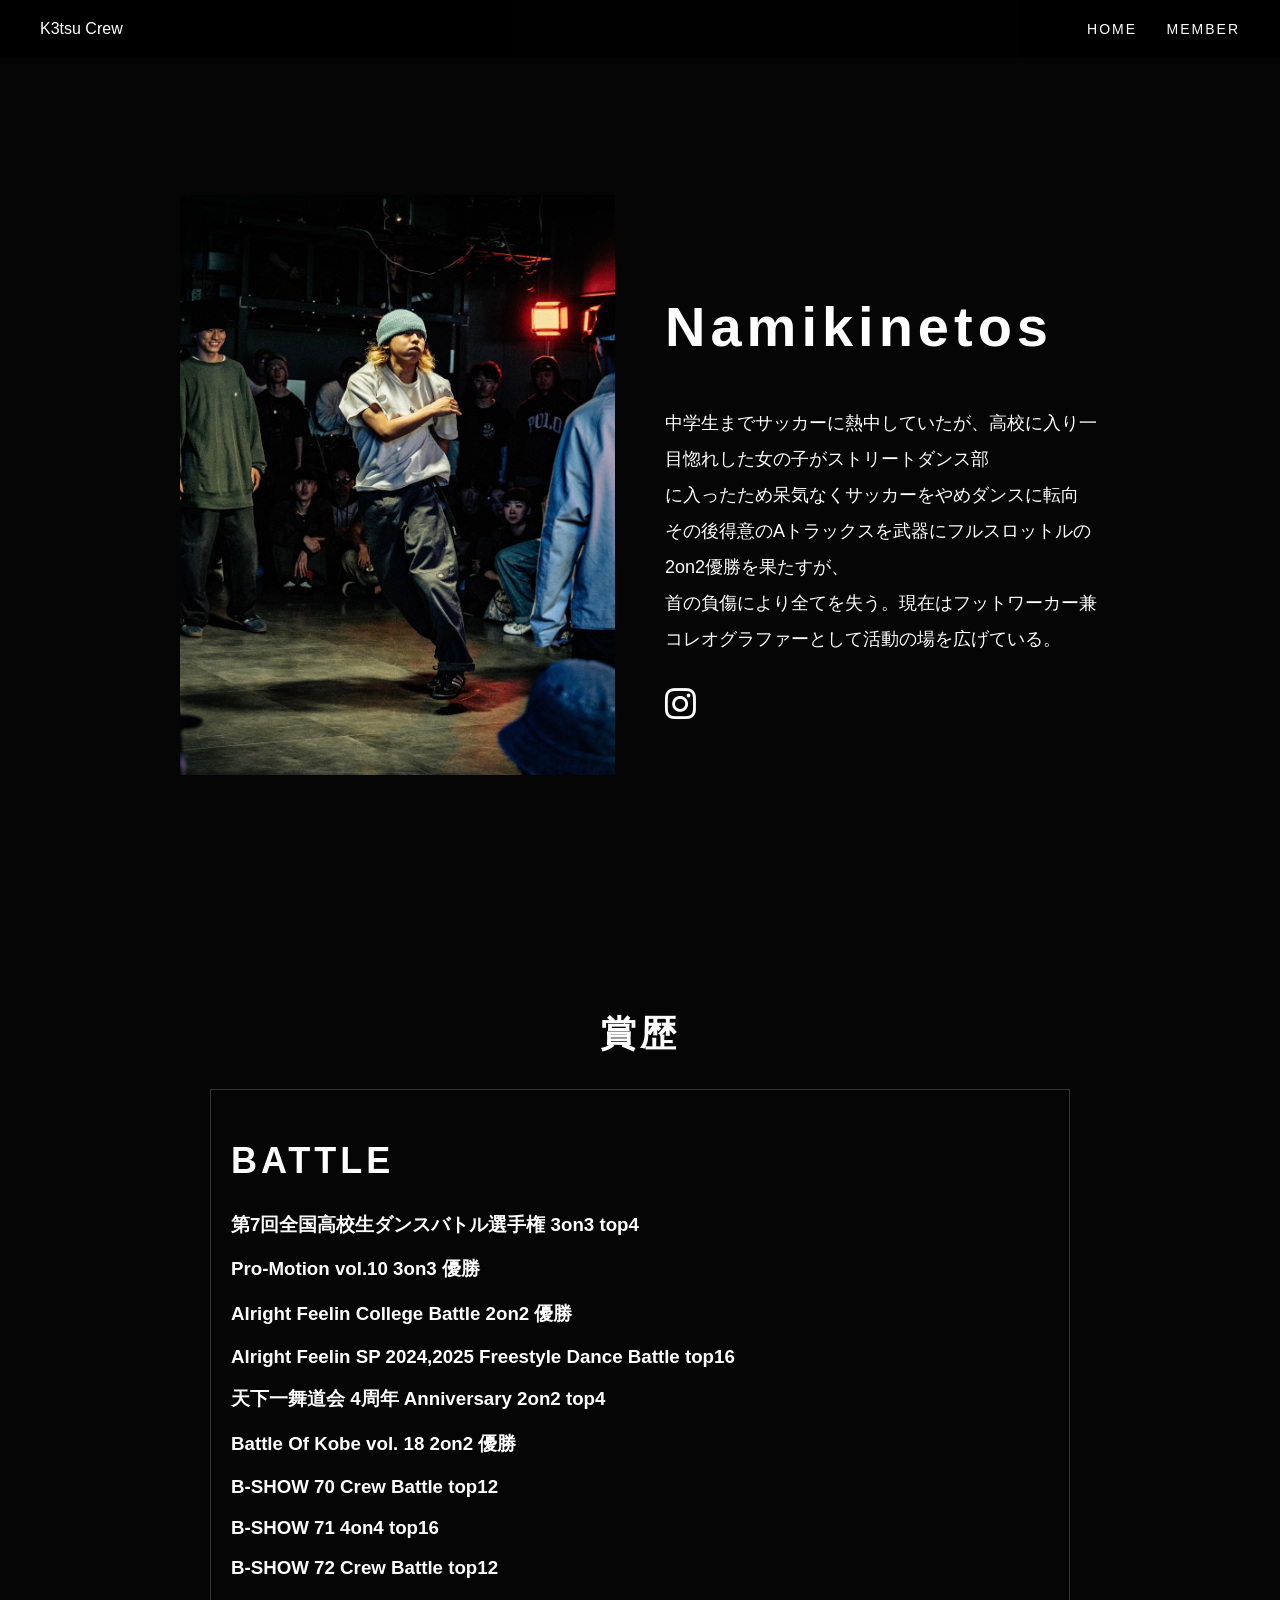
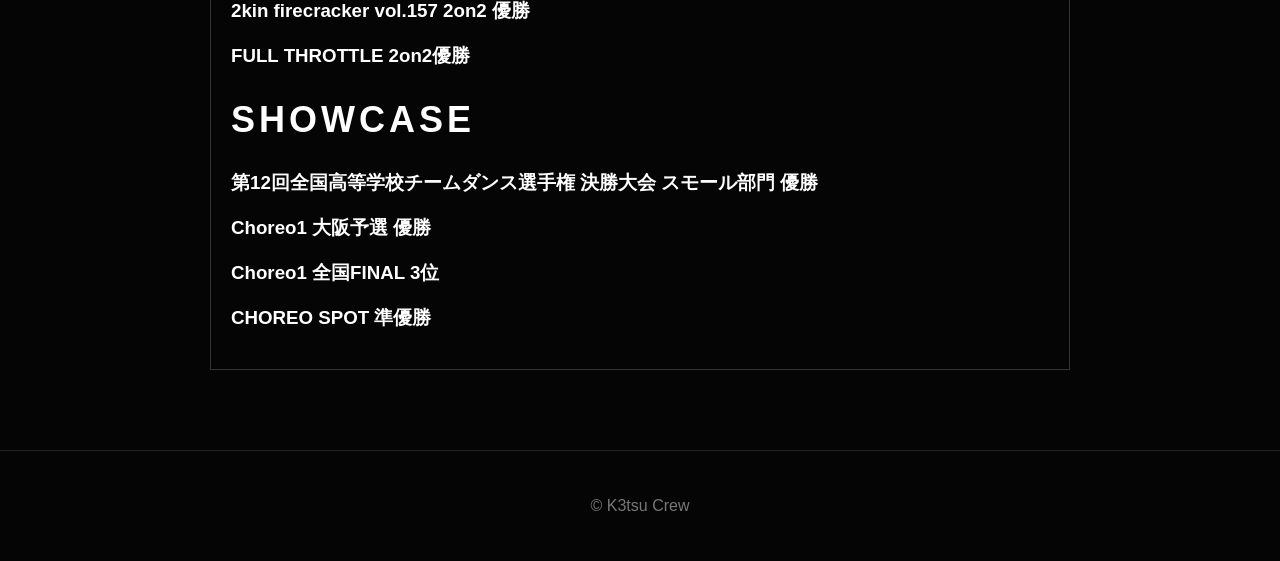
<file: member/namiki.html>
<head>
    <meta charset="UTF-8">
    <meta name="viewport" content="width=device-width, initial-scale=1.0">
  
    <title>Namikinetos | K3tsu Crew</title>
  
    <link rel="stylesheet" href="../style.css">
  
    <link rel="stylesheet"
    href="https://cdnjs.cloudflare.com/ajax/libs/font-awesome/6.5.1/css/all.min.css">
  </head>
  
  <body>
  
  <header class="header">
  
    <a>K3tsu Crew</a>
  
    <nav>
      <a href="../index.html">HOME</a>
      <a href="../member.html">MEMBER</a>
    </nav>
  
  </header>
  
  <main>
  
    <section class="profile-section">
  
      <div class="profile-image">
  
        <img src="../images/member/namiki.jpg" alt="Namikinetos">
  
      </div>
  
      <div class="profile-text">
  
        <h1>
            Namikinetos
        </h1>
  
        <p class="profile-description">
          中学生までサッカーに熱中していたが、高校に入り一目惚れした女の子がストリートダンス部<br>
          に入ったため呆気なくサッカーをやめダンスに転向<br>
          その後得意のAトラックスを武器にフルスロットルの2on2優勝を果たすが、<br>
          首の負傷により全てを失う。現在はフットワーカー兼コレオグラファーとして活動の場を広げている。<br>
        </p>
  
        <div class="profile-sns">
  
          <a href="https://www.instagram.com/namiki_is_k3tsunist/"
             target="_blank">
  
            <i class="fa-brands fa-instagram"></i>
          </a>
        </div>
      </div>
    </section>
  
    <section class="section">
      <h2>賞歴</h2>
        <div class="news-card">
      <h2>BATTLE</h2>
          <h3>第7回全国高校生ダンスバトル選手権 3on3  top4</h3> 
          <h3>Pro-Motion vol.10 3on3 優勝</h3>
          <h3>Alright Feelin College Battle 2on2 優勝</h3>
          <h3>Alright Feelin SP 2024,2025 Freestyle Dance Battle top16</h3>
          <h3>天下一舞道会 4周年 Anniversary 2on2 top4</h3>
          <h3>Battle Of Kobe vol. 18 2on2 優勝</h3>
          <h3>B-SHOW 70 Crew Battle top12</h3>
          <h3>B-SHOW 71 4on4 top16</h3>
          <h3>B-SHOW 72 Crew Battle top12</h3>
          <h3>2kin firecracker vol.157 2on2 優勝</h3>
          <h3>FULL THROTTLE 2on2優勝</h3>
       <h2>SHOWCASE</h2>   
          <h3>第12回全国高等学校チームダンス選手権 決勝大会 スモール部門 優勝</h3>
          <h3>Choreo1 大阪予選 優勝</h3>
          <h3>Choreo1 全国FINAL 3位</h3>
          <h3>CHOREO SPOT 準優勝</h3>
        </div>
      </div>
    </section>
  
  </main>
  <footer>
    <p>© K3tsu Crew</p>
  </footer>
  
  </body>
  </html>
</file>
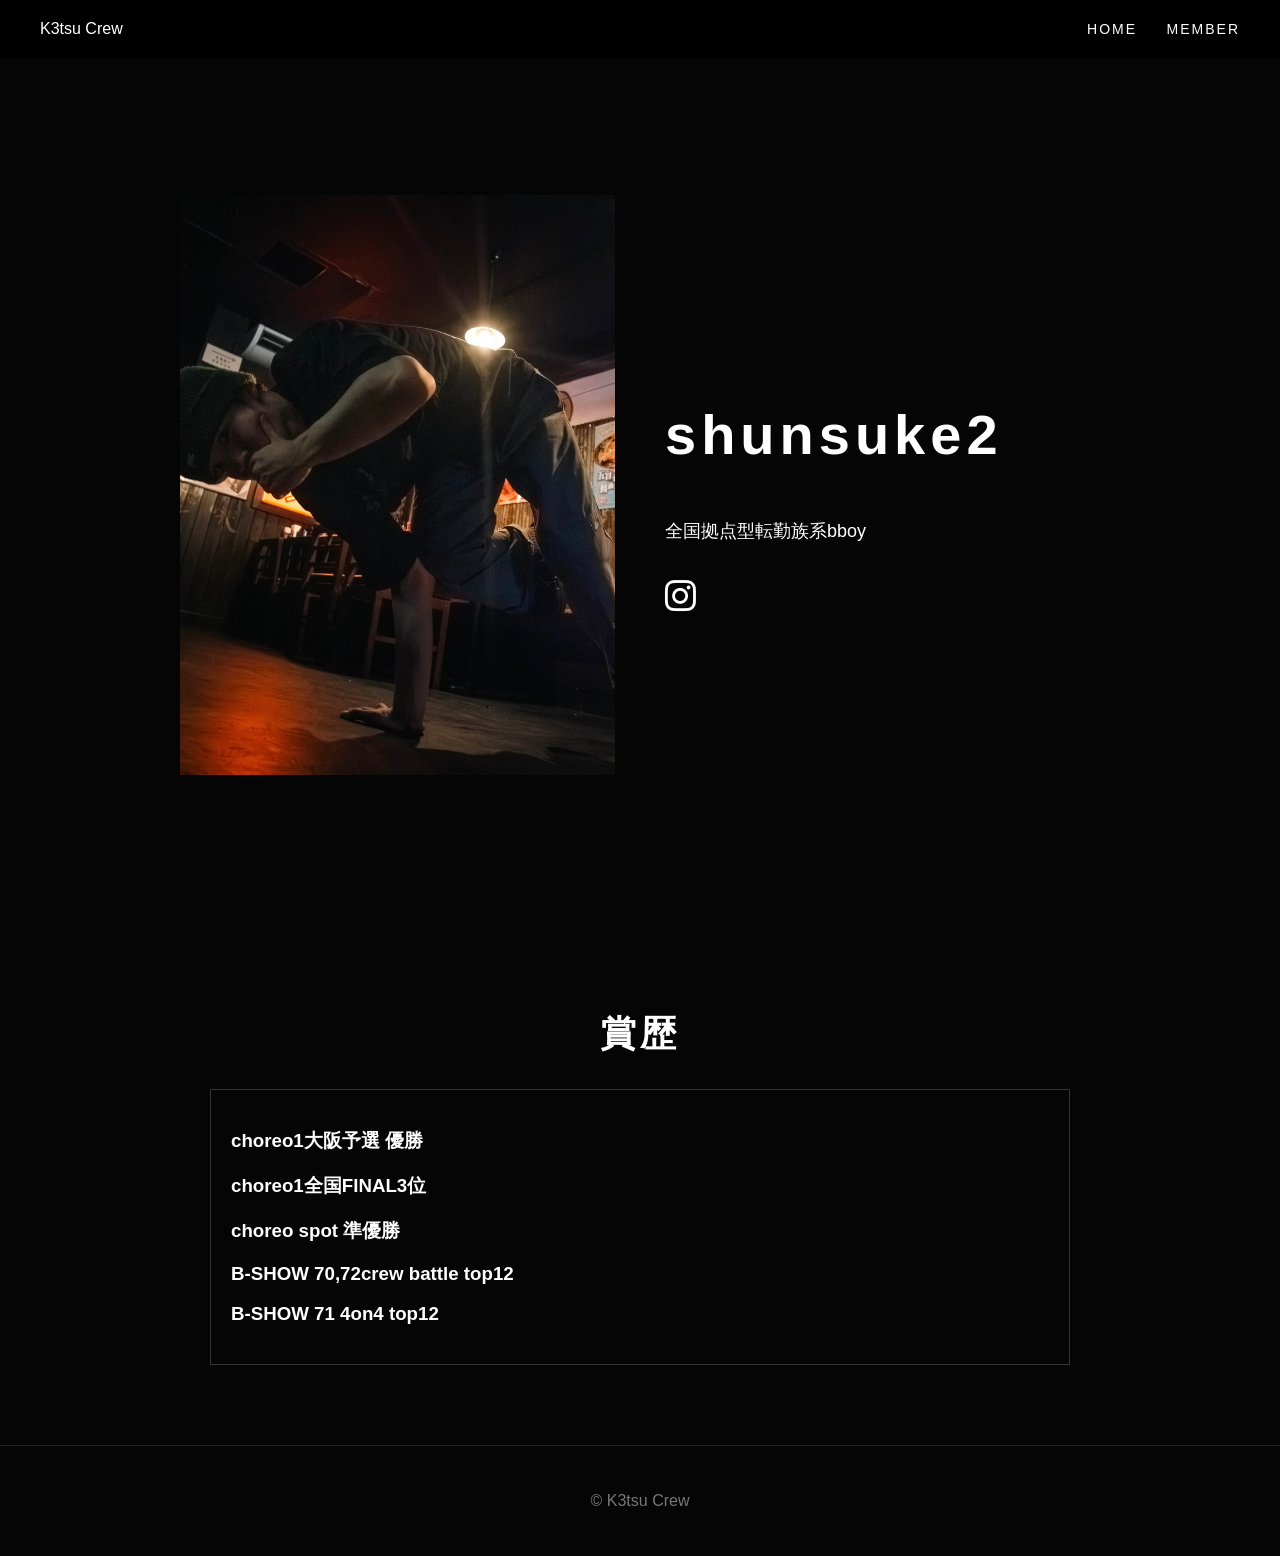
<file: member/shunsuke.html>
<head>
    <meta charset="UTF-8">
    <meta name="viewport" content="width=device-width, initial-scale=1.0">
  
    <title>shunsuke2 | K3tsu Crew</title>
  
    <link rel="stylesheet" href="../style.css">
  
    <link rel="stylesheet"
    href="https://cdnjs.cloudflare.com/ajax/libs/font-awesome/6.5.1/css/all.min.css">
  </head>
  
  <body>
  
  <header class="header">
  
    <a>K3tsu Crew</a>
  
    <nav>
      <a href="../index.html">HOME</a>
      <a href="../member.html">MEMBER</a>
    </nav>
  
  </header>
  
  <main>
  
    <section class="profile-section">
  
      <div class="profile-image">
  
        <img src="../images/member/shunsuke.jpg" alt="shunsuke2">
  
      </div>
  
      <div class="profile-text">
  
        <h1>
          shunsuke2
        </h1>
  
        <p class="profile-description">
            全国拠点型転勤族系bboy
        </p>
  
        <div class="profile-sns">
  
          <a href="https://www.instagram.com/shunsuk32/"
             target="_blank">
  
            <i class="fa-brands fa-instagram"></i>
          </a>
        </div>
      </div>
    </section>
  
    <section class="section">
      <h2>賞歴</h2>
        <div class="news-card">
          <h3>choreo1大阪予選 優勝</h3>
          <h3>choreo1全国FINAL3位</h3> 
          <h3>choreo spot 準優勝</h3> 
          <h3>B-SHOW 70,72crew battle top12</h3> 
          <h3>B-SHOW 71 4on4 top12</h3> 
        </div>
      </div>
    </section>
  
  </main>
  <footer>
    <p>© K3tsu Crew</p>
  </footer>
  
  </body>
  </html>
</file>
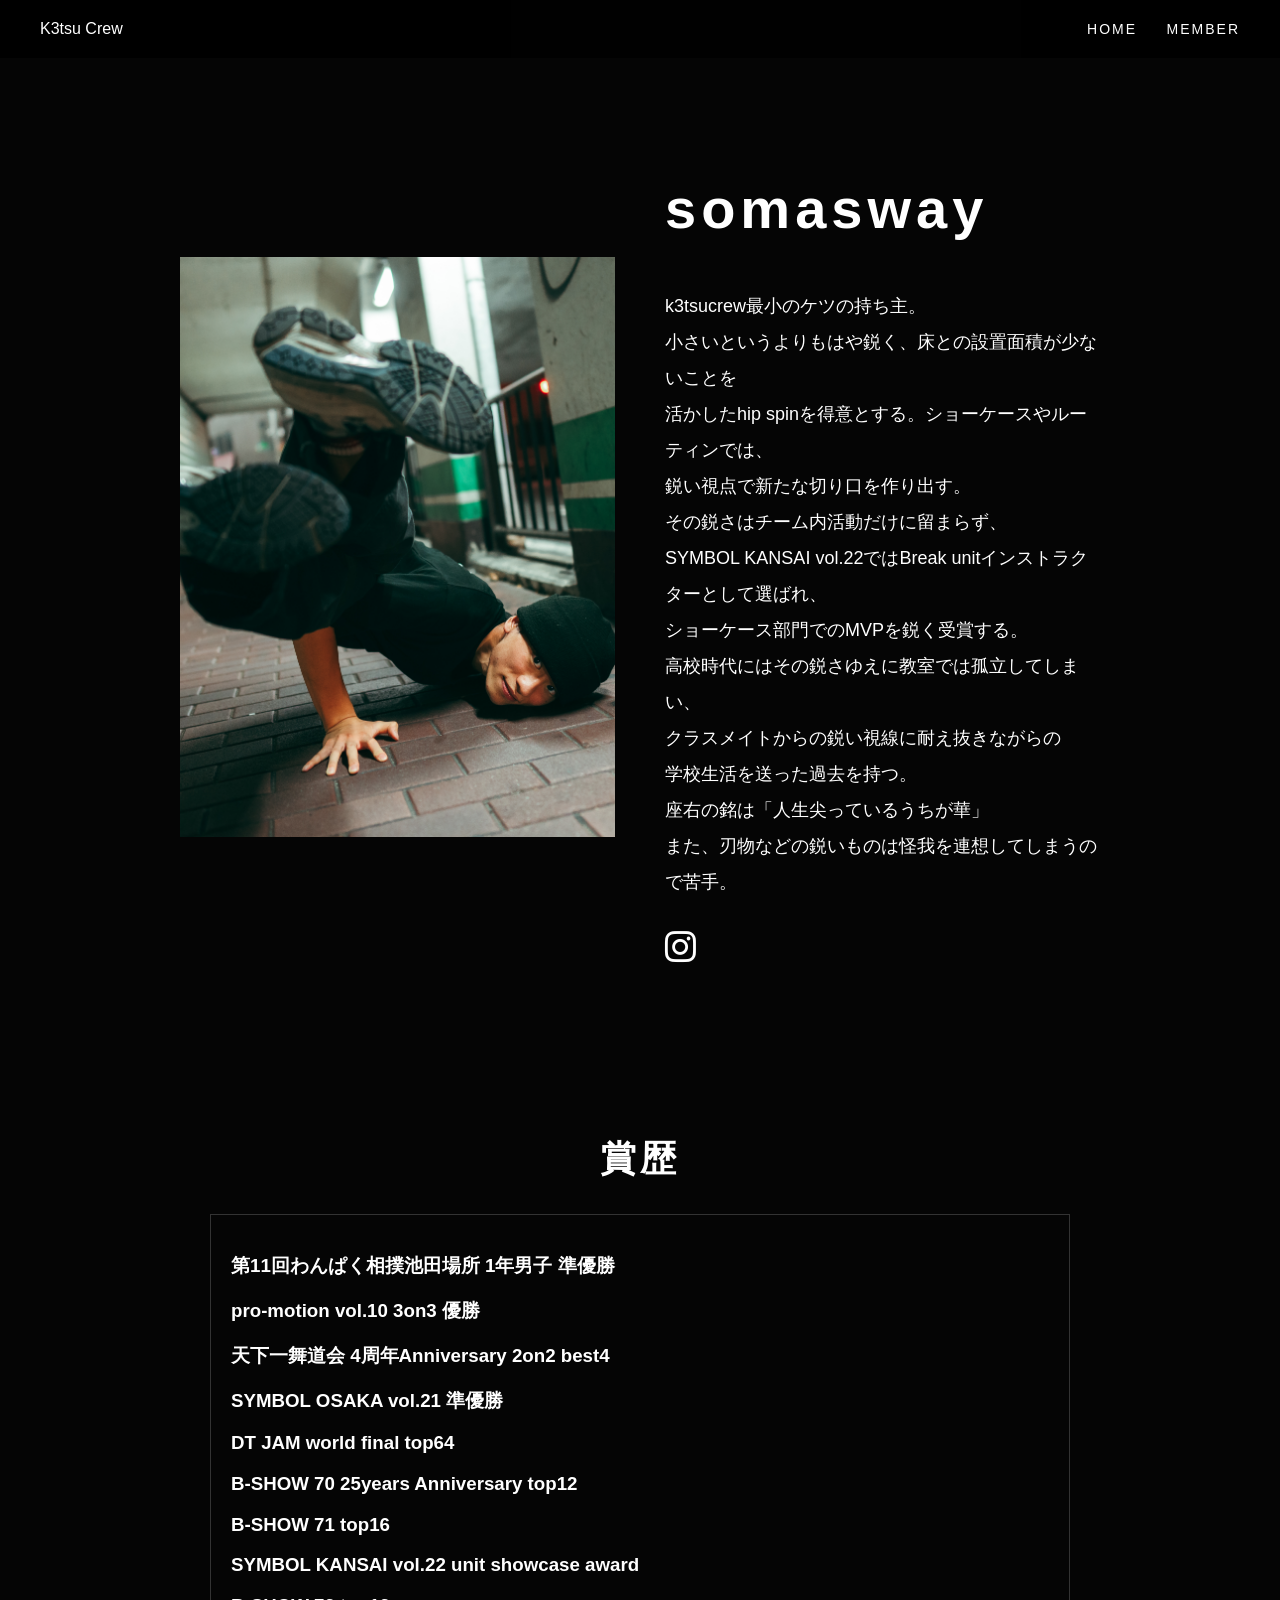
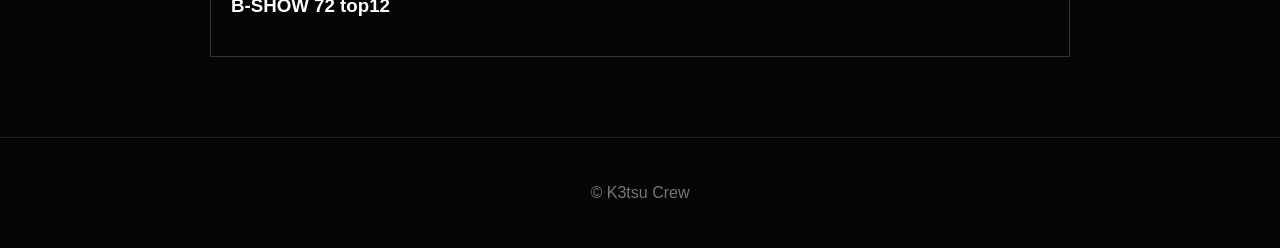
<file: member/soma.html>
<head>
    <meta charset="UTF-8">
    <meta name="viewport" content="width=device-width, initial-scale=1.0">
  
    <title>somasway | K3tsu Crew</title>
  
    <link rel="stylesheet" href="../style.css">
  
    <link rel="stylesheet"
    href="https://cdnjs.cloudflare.com/ajax/libs/font-awesome/6.5.1/css/all.min.css">
  </head>
  
  <body>
  
  <header class="header">
  
    <a>K3tsu Crew</a>
  
    <nav>
      <a href="../index.html">HOME</a>
      <a href="../member.html">MEMBER</a>
    </nav>
  
  </header>
  
  <main>
  
    <section class="profile-section">
  
      <div class="profile-image">
  
        <img src="../images/member/soma.jpg" alt="somasway">
  
      </div>
  
      <div class="profile-text">
  
        <h1>
          somasway
        </h1>
  
        <p class="profile-description">
            k3tsucrew最小のケツの持ち主。<br>
            小さいというよりもはや鋭く、床との設置面積が少ないことを<br>
            活かしたhip spinを得意とする。ショーケースやルーティンでは、<br>
            鋭い視点で新たな切り口を作り出す。<br>
            その鋭さはチーム内活動だけに留まらず、<br>
            SYMBOL KANSAI vol.22ではBreak unitインストラクターとして選ばれ、<br>
            ショーケース部門でのMVPを鋭く受賞する。<br>
            高校時代にはその鋭さゆえに教室では孤立してしまい、<br>
            クラスメイトからの鋭い視線に耐え抜きながらの<br>
            学校生活を送った過去を持つ。<br>
            座右の銘は「人生尖っているうちが華」<br>
            また、刃物などの鋭いものは怪我を連想してしまうので苦手。
        </p>
  
        <div class="profile-sns">
  
          <a href="https://www.instagram.com/somasway/"
             target="_blank">
  
            <i class="fa-brands fa-instagram"></i>
          </a>
        </div>
      </div>
    </section>
  
    <section class="section">
      <h2>賞歴</h2>
        <div class="news-card">
          <h3>第11回わんぱく相撲池田場所 1年男子 準優勝</h3> 
          <h3>pro-motion vol.10 3on3 優勝</h3>
          <h3>天下一舞道会 4周年Anniversary 2on2 best4</h3>
          <h3>SYMBOL OSAKA vol.21 準優勝</h3>
          <h3>DT JAM world final top64</h3>
          <h3>B-SHOW 70 25years Anniversary top12</h3>
          <h3>B-SHOW 71 top16</h3>
          <h3>SYMBOL KANSAI vol.22 unit showcase award</h3>
          <h3>B-SHOW 72 top12</h3>
        </div>
      </div>
    </section>
  
  </main>
  <footer>
    <p>© K3tsu Crew</p>
  </footer>
  
  </body>
  </html>
</file>
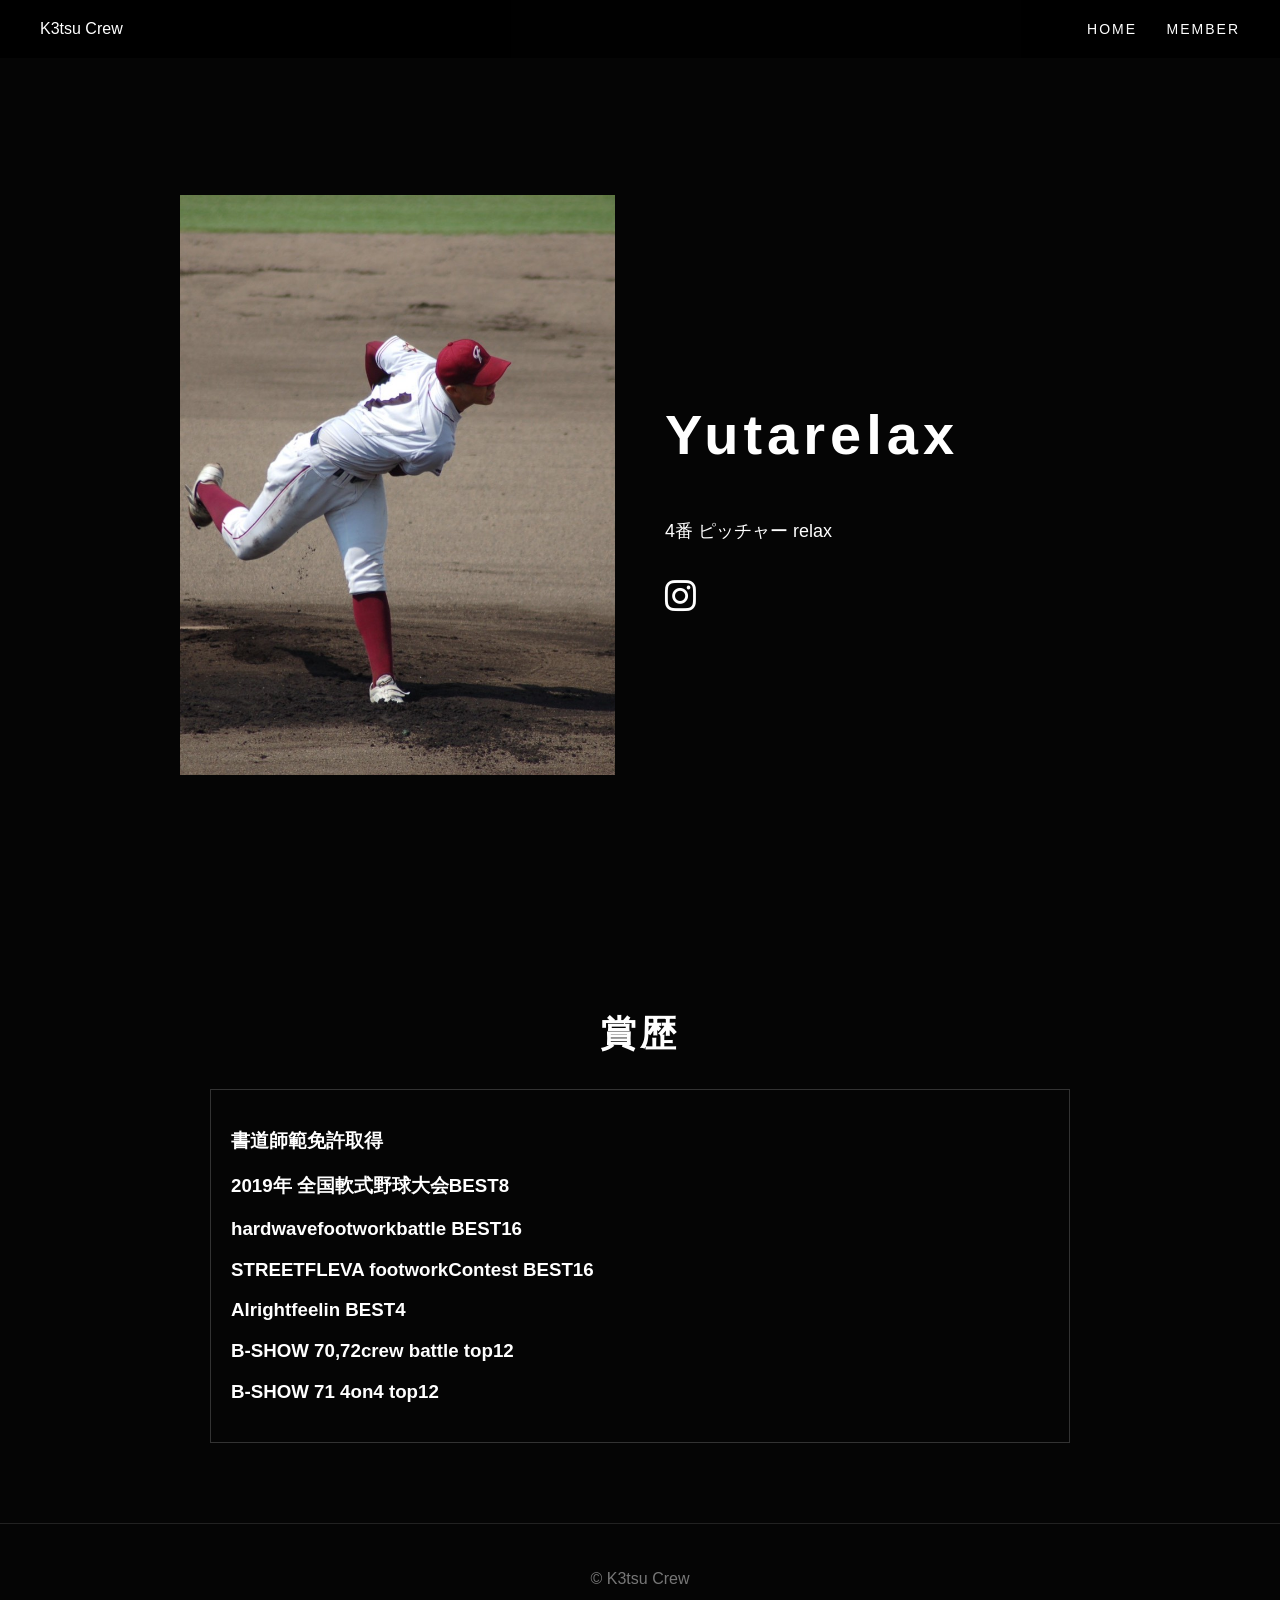
<file: member/yuta.html>
<head>
    <meta charset="UTF-8">
    <meta name="viewport" content="width=device-width, initial-scale=1.0">
  
    <title>Yutarelax | K3tsu Crew</title>
  
    <link rel="stylesheet" href="../style.css">
  
    <link rel="stylesheet"
    href="https://cdnjs.cloudflare.com/ajax/libs/font-awesome/6.5.1/css/all.min.css">
  </head>
  
  <body>
  
  <header class="header">
  
    <a>K3tsu Crew</a>
  
    <nav>
      <a href="../index.html">HOME</a>
      <a href="../member.html">MEMBER</a>
    </nav>
  
  </header>
  
  <main>
  
    <section class="profile-section">
  
      <div class="profile-image">
  
        <img src="../images/member/yuta.jpg" alt="yutarelax">
  
      </div>
  
      <div class="profile-text">
  
        <h1>
          Yutarelax
        </h1>
  
        <p class="profile-description">
         4番 ピッチャー relax
        </p>
  
        <div class="profile-sns">
  
          <a href="https://www.instagram.com/yutarelax/"
             target="_blank">
  
            <i class="fa-brands fa-instagram"></i>
          </a>
        </div>
      </div>
    </section>
  
    <section class="section">
      <h2>賞歴</h2>
        <div class="news-card">
          <h3>書道師範免許取得</h3> 
          <h3>2019年 全国軟式野球大会BEST8</h3>
          <h3>hardwavefootworkbattle BEST16</h3>
          <h3>STREETFLEVA footworkContest BEST16</h3>
          <h3>Alrightfeelin BEST4</h3>
          <h3>B-SHOW 70,72crew battle top12</h3>
          <h3>B-SHOW 71 4on4 top12</h3>
         

        </div>
      </div>
    </section>
  
  </main>
  <footer>
    <p>© K3tsu Crew</p>
  </footer>
  
  </body>
  </html>
</file>
<file: style.css>
* {
    box-sizing: border-box;
  }
  
  body {
    margin: 0;
    background: #050505;
    color: white;
    font-family: Arial, sans-serif;
  }
  
  .header {
    position: fixed;
    top: 0;
    width: 100%;
    padding: 20px 40px;
    display: flex;
    justify-content: space-between;
    align-items: center;
    background: rgba(0, 0, 0, 0.85);
    z-index: 10;
  }
  
  .logo {
    font-weight: bold;
    letter-spacing: 2px;
  }
  
  nav a {
    color: white;
    text-decoration: none;
    margin-left: 25px;
    font-size: 14px;
    letter-spacing: 2px;
  }
  
  nav a:hover {
    color: #aaa;
  }
  
  .hero{
    height:100vh;
  
    background:
      linear-gradient(rgba(0,0,0,0.45), rgba(0,0,0,0.8)),
      url("images/K3tsulogo.png");
  
    background-size:120%;
    background-repeat:no-repeat;
    background-position:center 30%;
  
    display:flex;
    justify-content:center;
    align-items:center;
  
    text-align:center;
  
    padding:20px;
  }
  
  .hero h1 {
    font-size: 64px;
    margin: 0;
    letter-spacing: 5px;
  }
  
  .hero p {
    font-size: 18px;
    letter-spacing: 3px;
  }
  
  .btn {
    display: inline-block;
    margin-top: 20px;
    padding: 12px 28px;
    border: 1px solid white;
    color: white;
    text-decoration: none;
    letter-spacing: 2px;
  }
  
  .btn:hover {
    background: white;
    color: black;
  }
  
  .section {
    max-width: 900px;
    margin: 0 auto;
    padding: 80px 20px;
    text-align: center;
  }
  
  .section h2,
  .page-title h1 {
    font-size: 36px;
    letter-spacing: 4px;
  }
  
  .section p {
    line-height: 1.8;
  }
  
  .video-box {
    position: relative;
    width: 100%;
    padding-top: 56.25%;
  }
  
  .video-box iframe {
    position: absolute;
    inset: 0;
    width: 100%;
    height: 100%;
    border: none;
  }
  
  .news-list {
    display: grid;
    gap: 20px;
  }
  
  .news-card {
    border: 1px solid #333;
    padding: 20px;
    text-align: left;
  }
  
  .date {
    color: #aaa;
    font-size: 14px;
  }
  
  .page-title {
    padding: 140px 20px 60px;
    text-align: center;
  }
  
  .member-grid {
    max-width: 1000px;
    margin: 0 auto;
    padding: 0 20px 100px;
    display: grid;
    grid-template-columns: repeat(2, 1fr);
    gap: 30px;
  }
  
  .member-card {
    color: white;
    text-decoration: none;
    text-align: center;
    overflow: hidden;
  }
  
  .member-card img {
    width: 100%;
    aspect-ratio: 1 / 1;
    object-fit: cover;
    filter: grayscale(100%);
    transition: 0.4s;
  }
  
  .member-card:hover img {
    filter: grayscale(0%);
    transform: scale(1.04);
  }
  
  .member-card h2 {
    letter-spacing: 3px;
  }
  
  .profile-section {
    min-height: 100vh;
    padding: 130px 40px 60px;
    display: flex;
    gap: 50px;
    align-items: center;
    max-width: 1000px;
    margin: 0 auto;
  }
  
  .profile-img {
    width: 45%;
    max-height: 650px;
    object-fit: cover;
  }
  
  .profile-text {
    flex: 1;
  }
  
  .profile-text h1 {
    font-size: 56px;
    letter-spacing: 5px;
  }
  
  .role {
    color: #aaa;
    letter-spacing: 2px;
  }
  
  footer {
    text-align: center;
    padding: 30px;
    color: #777;
    border-top: 1px solid #222;
  }
  
  @media (max-width: 700px) {
    .header {
      padding: 15px 20px;
    }
  
    nav a {
      margin-left: 15px;
      font-size: 12px;
    }
  
    .hero h1 {
      font-size: 42px;
    }
  
    .member-grid {
      grid-template-columns: 1fr;
    }
  
    .profile-section {
      flex-direction: column;
      text-align: center;
      padding: 120px 20px 50px;
    }
  
    .profile-img {
      width: 100%;
    }
  
    .profile-text h1 {
      font-size: 42px;
    }
  }

  .insta-link{
    color:white;
    font-size:30px;
  }

  .profile-section{
    min-height:100vh;
    padding:130px 40px 60px;
    display:flex;
    gap:50px;
    align-items:center;
    max-width:1000px;
    margin:0 auto;
  }
  
  .profile-image{
    flex:1;
  }
  
  .profile-image img{
    width:100%;
    aspect-ratio:3 / 4;
    object-fit:cover;
  }
  
  .profile-text{
    flex:1;
  }
  
  .profile-role{
    color:#aaa;
    letter-spacing:2px;
    margin-bottom:20px;
  }
  
  .profile-description{
    line-height:2;
    font-size:18px;
    margin-bottom:30px;
  }
  
  .profile-sns a{
    color:white;
    font-size:35px;
    display:inline-block;
    transition:0.3s;
  }
  
  .profile-sns a:hover{
    opacity:0.6;
    transform:scale(1.1);
  }

  .member-page-title{
    color: aliceblue;
    padding:70px 20px 60px;
  }

  .video-list {
    display: grid;
    grid-template-columns: repeat(2, 1fr);
    gap: 30px;
  
    max-width: 1100px;
    margin: 40px auto 0;
  }
  
  .video-card {
    background: #111;
    padding: 15px;
    border-radius: 12px;
  }
  
  .video-card iframe {
    width: 100%;
    height: 300px;
  
    border: none;
    border-radius: 8px;
  }
  .video-card h3 {
    margin-top: 15px;
    font-size: 18px;
  }
  
  /* スマホでは1列にする */
  @media (max-width: 768px) {
    .video-list {
      grid-template-columns: 1fr;
    }
  }

  iframe {
    width: 100%;
    aspect-ratio: 16 / 9;
    border: 0;
  }
  
  .video-box,
  .video-card {
    width: 100%;
    max-width: 800px;
    margin: 0 auto;
  }
  
  img {
    max-width: 100%;
    height: auto;
  }
  
  body {
    overflow-x: hidden;
  }
</file>
